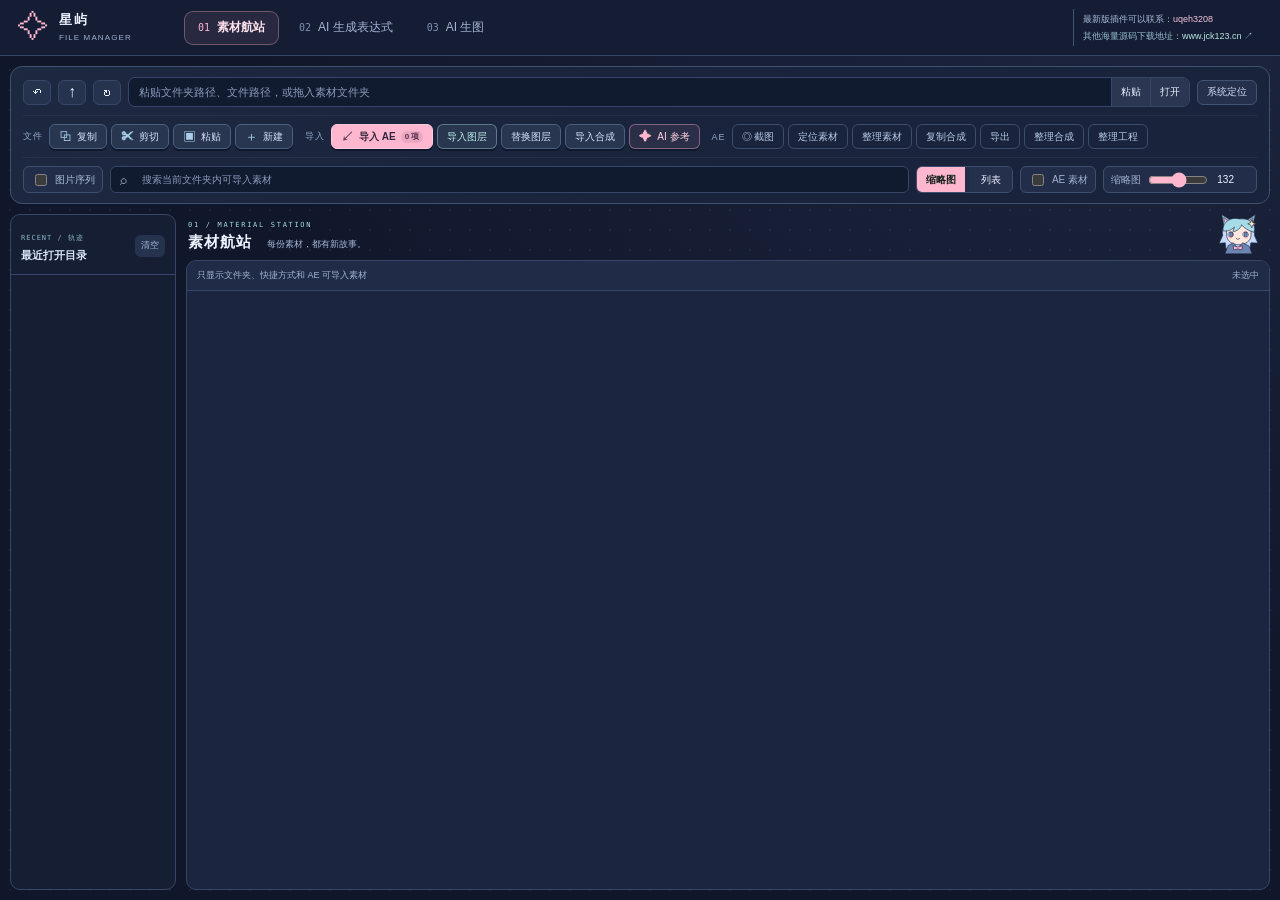
<file: 01-Installer/plugin/index.html>
<!doctype html>
<html lang="zh-CN">
  <head>
    <meta charset="UTF-8" />
    <meta http-equiv="X-UA-Compatible" content="IE=edge" />
    <meta name="viewport" content="width=device-width, initial-scale=1.0" />
    <title>星屿 File Manager · v9.3.2</title>
    <link rel="stylesheet" href="./styles.css" />
    <link rel="stylesheet" href="./ai-settings.css" />
    <link rel="stylesheet" href="./anime-theme.css" />
  </head>
  <body class="anime-files">
    <nav class="page-tabs" aria-label="插件页面">
      <a class="page-tab page-tab-link active" href="./index.html">素材航站</a>
      <a class="page-tab page-tab-link " href="./ai-expression.html">AI 生成表达式</a>
      <a class="page-tab page-tab-link " href="./ai-image.html">AI 生图</a>
    </nav>

    <main id="fileManagerPage" class="app-shell page-view active">
      <div class="station-toolbar">        <header class="topbar">
          <button id="historyBackBtn" class="icon-btn" title="返回上一次访问" aria-label="返回上一次访问">↶</button>
          <button id="backBtn" class="icon-btn" title="返回上一层" aria-label="返回上一层">↑</button>
          <button id="refreshBtn" class="icon-btn" title="刷新" aria-label="刷新">↻</button>
          <div class="path-box">
            <input id="pathInput" spellcheck="false" autocomplete="off" placeholder="粘贴文件夹路径、文件路径，或拖入素材文件夹" />
            <button id="pastePathBtn" title="粘贴路径">粘贴</button>
            <button id="openPathBtn">打开</button>
          </div>
          <button id="revealBtn" class="ghost-btn">系统定位</button>
        </header>


        <div class="station-actions" aria-label="文件与 AE 操作">
          <div class="action-group" role="group" aria-label="文件操作"><span class="action-label">文件</span>
            <button id="copyBtn" title="复制选中的文件"><i aria-hidden="true">⧉</i>复制</button>
            <button id="cutBtn" title="剪切选中的文件"><i aria-hidden="true">✂</i>剪切</button>
            <button id="pasteBtn" title="粘贴到当前目录"><i aria-hidden="true">▣</i>粘贴</button>
            <button id="newFolderBtn" title="新建文件夹"><i aria-hidden="true">＋</i>新建</button>
          </div>
          <div class="action-group import-group" role="group" aria-label="AE 导入">
            <span class="action-label">导入</span>
            <button id="importBtn" class="primary-btn" title="导入选中素材到 AE 项目"><i aria-hidden="true">↙</i>导入 AE <span id="importCount" class="mini-badge">0 项</span></button>
            <button id="importLayerBtn" title="从当前指针导入图层并匹配合成">导入图层</button>
            <button id="replaceLayerBtn" title="使用所选素材替换 AE 选中图层">替换图层</button>
            <button id="importCompBtn" title="导入为合成">导入合成</button>
            <button id="sendToFreeImageBtn" class="ai-reference-action" title="将选中的 PNG/JPG/WEBP 添加到 AI 生图参考"><i aria-hidden="true">✦</i>AI 参考</button>
          </div>
          <div class="action-group comp-group" role="group" aria-label="合成与工程">
            <span class="action-label">AE</span>
            <button id="captureFrameBtn" title="截取 AE 当前合成帧">◎ 截图</button>
            <button id="locateAeItemBtn" title="定位 AE 选中素材的文件目录">定位素材</button>
            <button id="organizeAssetsBtn" title="整理 AE 项目面板中的素材">整理素材</button>
            <button id="duplicateCompBtn" title="复制当前合成">复制合成</button>
            <button id="exportCompBtn" title="导出当前合成">导出</button>
            <button id="collectCompBtn" title="收集整理当前合成">整理合成</button>
            <button id="collectProjectBtn" title="收集整理当前工程">整理工程</button>
          </div>
        </div>
        <div class="command-row"><label class="sequence-option" title="按连续编号图片序列导入"><input id="sequenceToggle" type="checkbox"><span>图片序列</span></label>
          <div class="search-wrap">
            <span>⌕</span>
            <input id="searchInput" placeholder="搜索当前文件夹内可导入素材" autocomplete="off" />
          </div>
          <div class="segmented" role="group" aria-label="视图模式">
            <button id="gridViewBtn" class="active" data-view="grid">缩略图</button>
            <button id="listViewBtn" data-view="list">列表</button>
          </div>
          <label class="filter-toggle" title="开启后只显示 AE 可导入文件，文件夹和快捷方式仍可进入">
            <input id="importFilterToggle" type="checkbox" />
            <span>AE 素材</span>
          </label>
          <label class="thumb-size-control" title="调整缩略图大小，按住 Ctrl/Cmd 并滚动也可调整">
            <span>缩略图</span>
            <input id="thumbSizeSlider" type="range" min="96" max="220" step="8" />
            <output id="thumbSizeValue">132</output>
          </label>
        </div>
        <div id="clipState" class="toolbar-clipboard" role="status">未复制文件</div>
</div>
      <aside class="left-rail" aria-label="最近打开目录">
        <header class="recent-heading"><div><small>RECENT / 轨迹</small><h1>最近打开目录</h1></div><button id="clearRecentBtn" class="recent-clear" title="清空最近目录">清空</button></header>
        <div id="recentPaths" class="path-list" aria-label="最近目录列表"></div>
      </aside>

      <section class="workspace"><div class="station-heading"><div><small>01 / MATERIAL STATION</small><h2>素材航站 <span>每份素材，都有新故事。</span></h2></div><img src="./assets/star-guide.svg" alt="星屿领航员"></div>
        <section class="content-area">
          <div class="file-pane">
            <div class="file-pane-head">
              <div id="folderSummary">只显示文件夹、快捷方式和 AE 可导入素材</div>
              <div id="selectionSummary">未选中</div>
            </div>
            <div id="dropHint" class="drop-hint">释放后打开此路径</div>
            <div id="selectionMarquee" class="selection-marquee" hidden></div>
            <div id="fileGrid" class="file-grid" tabindex="0" aria-label="文件列表"></div>
          </div>

          <aside class="preview-panel" aria-label="素材预览" hidden>
            <section class="preview-card">
              <div class="panel-head plain-head">
                <span>预览</span>
                <button id="openFileBtn" class="ghost-btn small">打开</button>
              </div>
              <div id="preview" class="preview empty">
                <div class="empty-preview">
                  <div class="preview-symbol">◇</div>
                  <p>选择素材查看详情</p>
                </div>
              </div>
              <div id="metaPanel" class="meta-panel"></div>
              <div class="preview-actions">
                <button id="previewImportBtn" class="primary-btn">导入 AE</button>
                <button id="previewLayerBtn" class="primary-btn secondary-action" title="从当前指针导入图层并匹配合成">导入图层</button>
              </div>
            
        </section>
          </aside>

        </section>


      </section>
    </main>

    <div id="filePreviewOverlay" class="file-preview-overlay" hidden>
      <button id="closeFilePreviewBtn" class="file-preview-close" title="关闭预览" aria-label="关闭预览">×</button>
      <div id="filePreviewOverlayContent" class="file-preview-overlay-content"></div>
    </div>

    <div id="toast" class="toast" role="status" aria-live="polite"></div>
    <div id="contextMenu" class="context-menu" hidden></div>

    <script src="./lib/CSInterface.js"></script>
    <script src="./main.js"></script>
    <script src="./ai-settings.js"></script>
    <script src="./anime-shell.js"></script>
  </body>
</html>
</file>
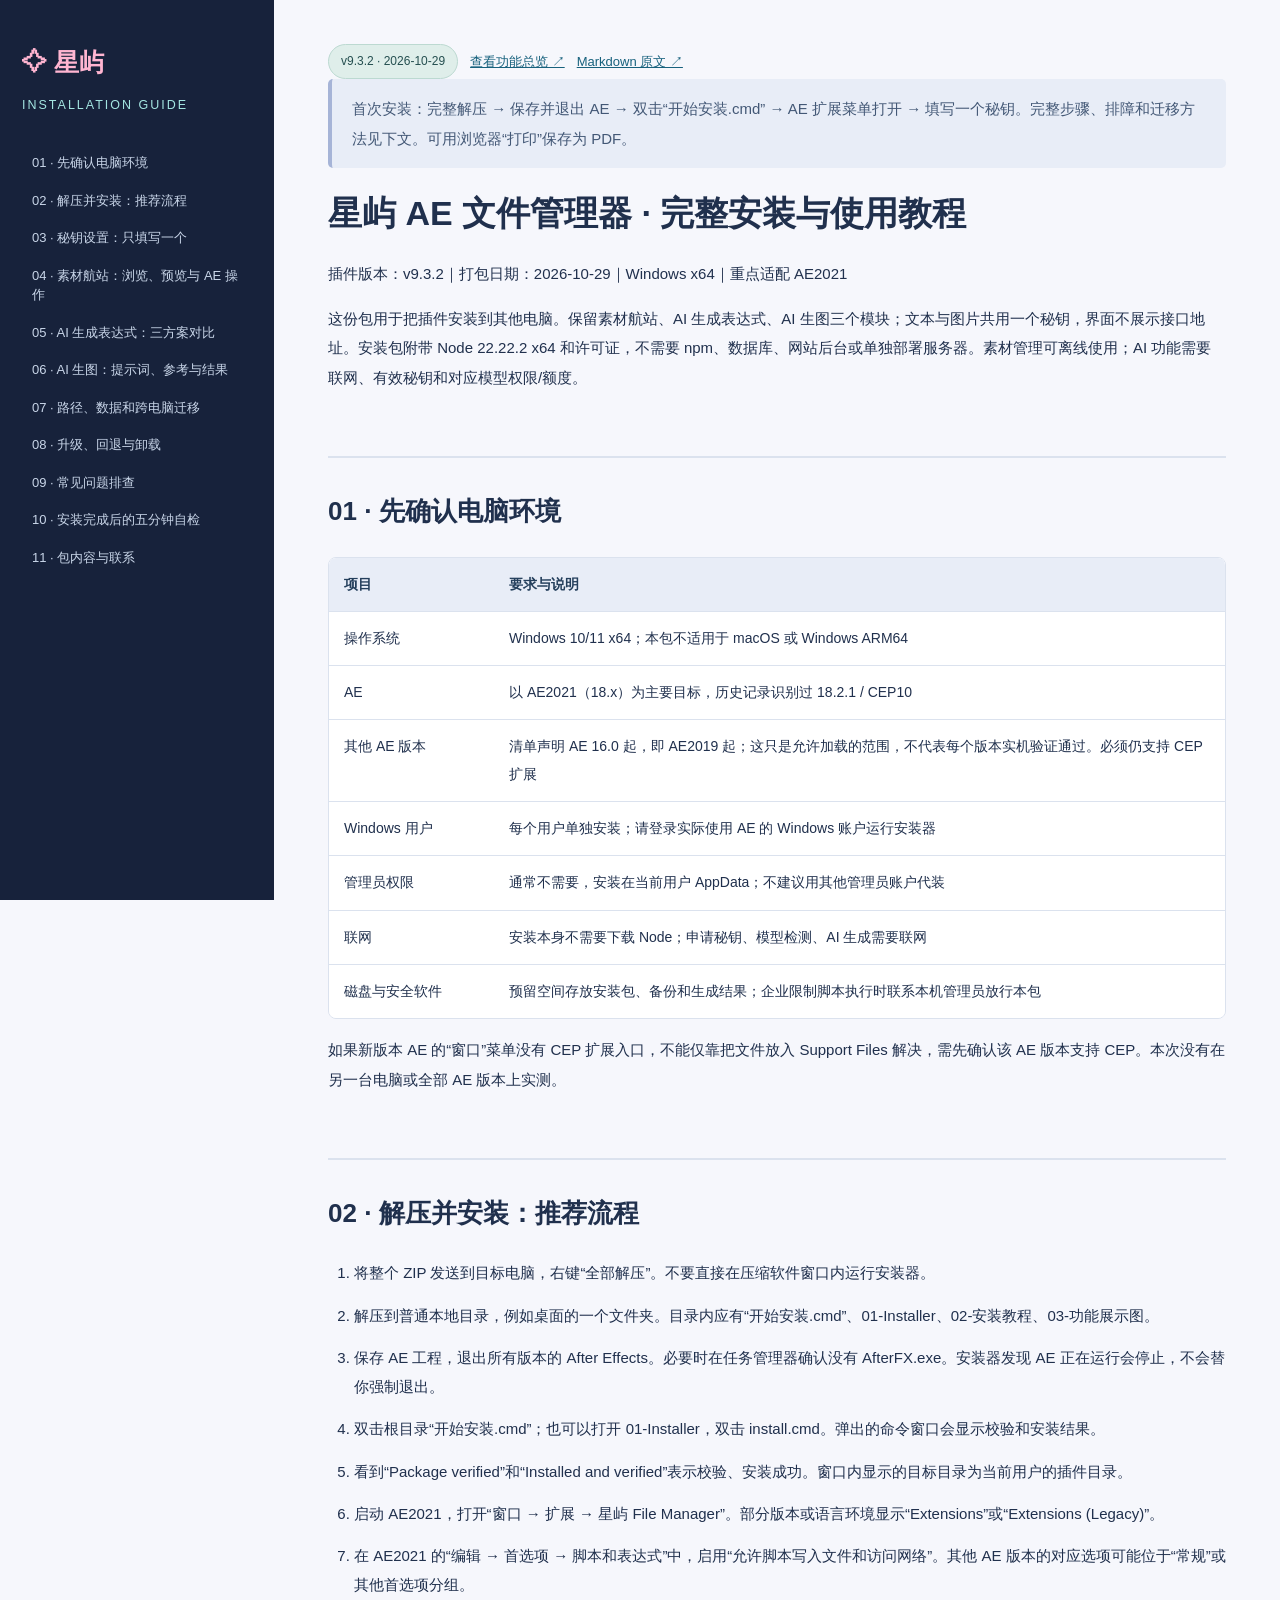
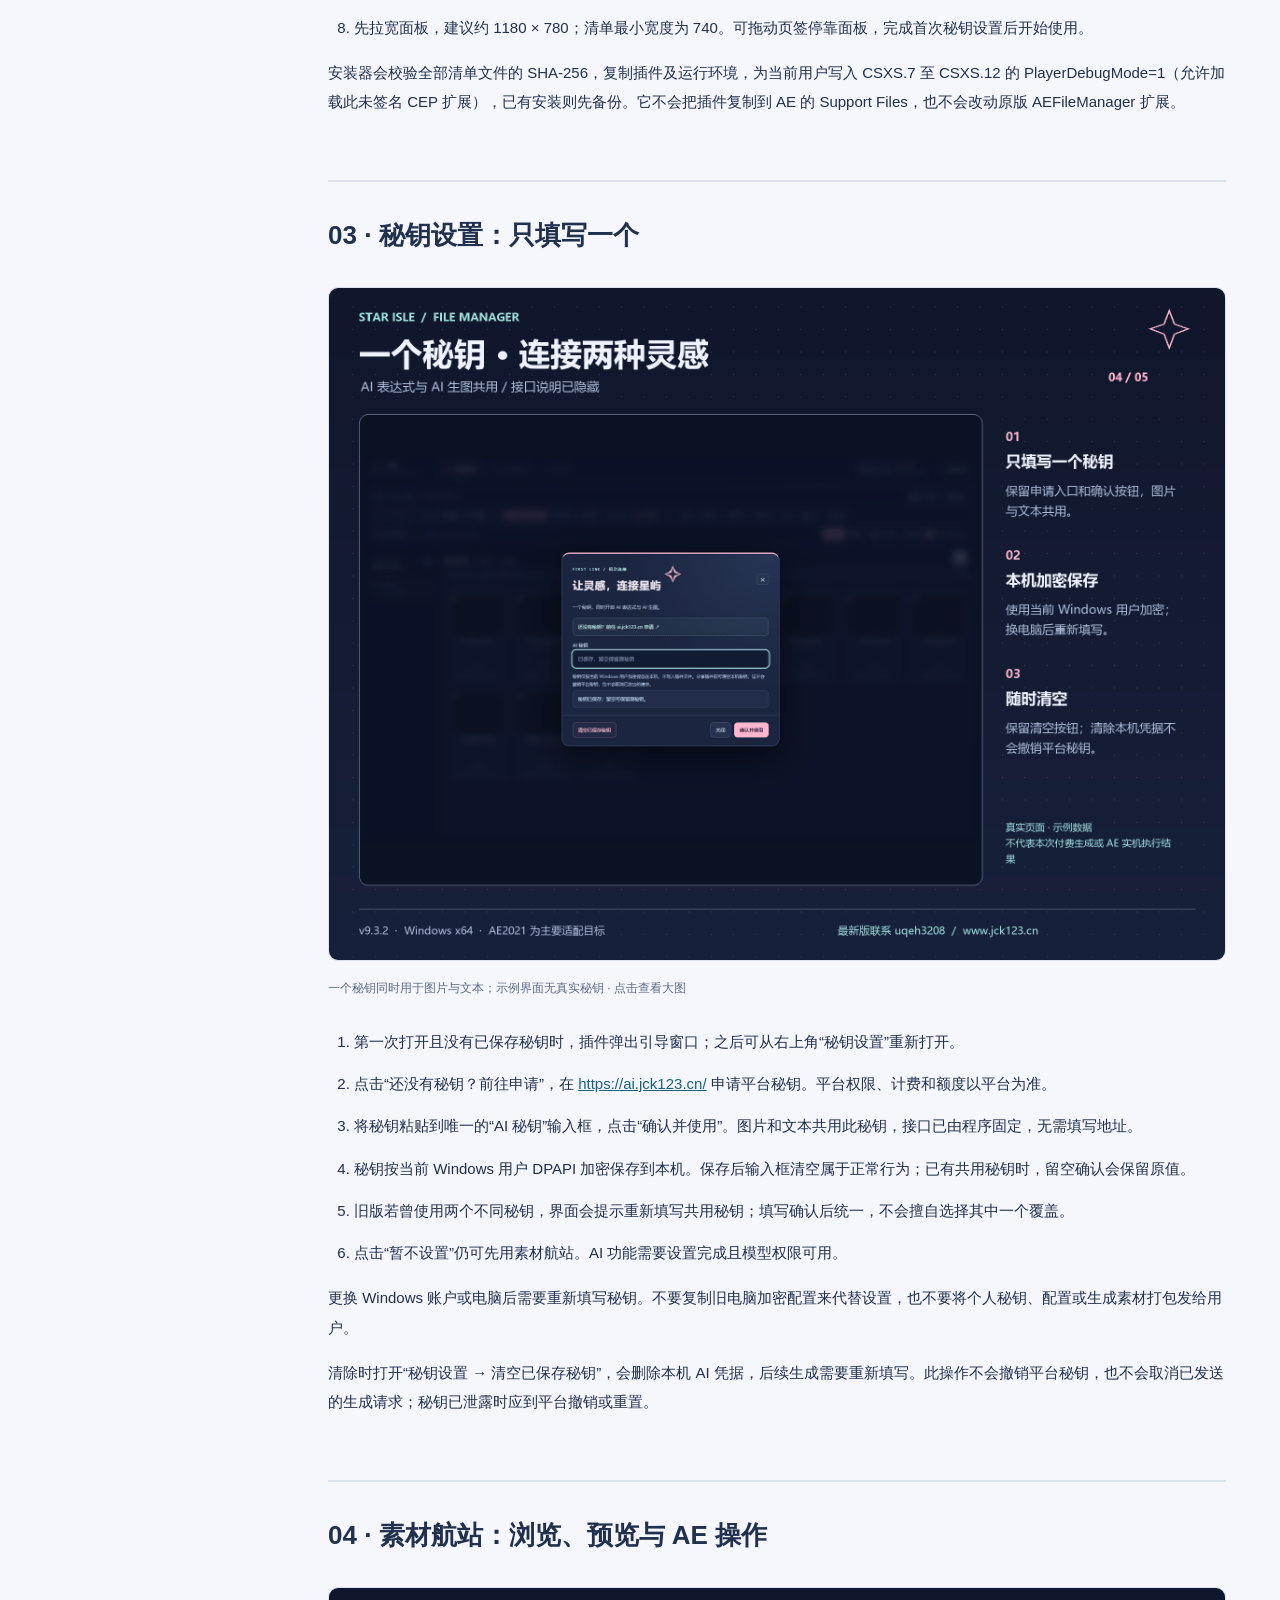
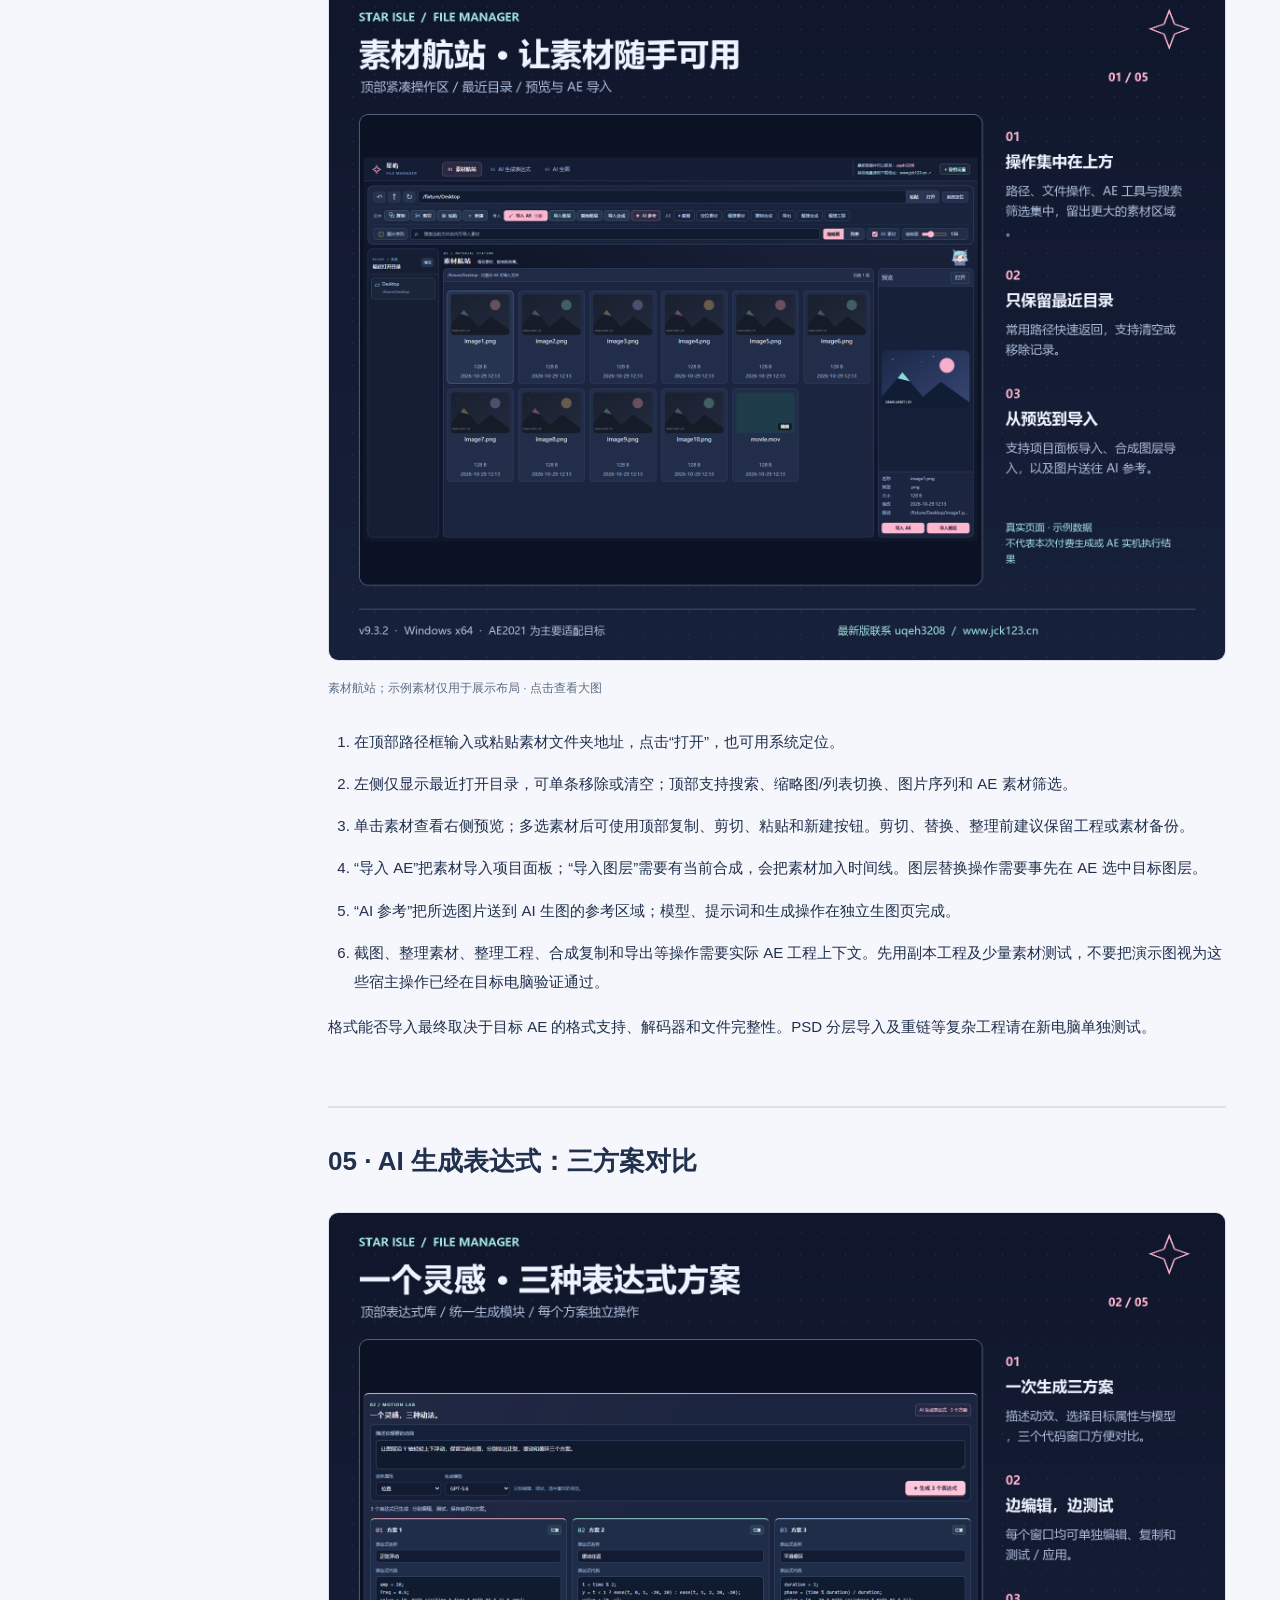
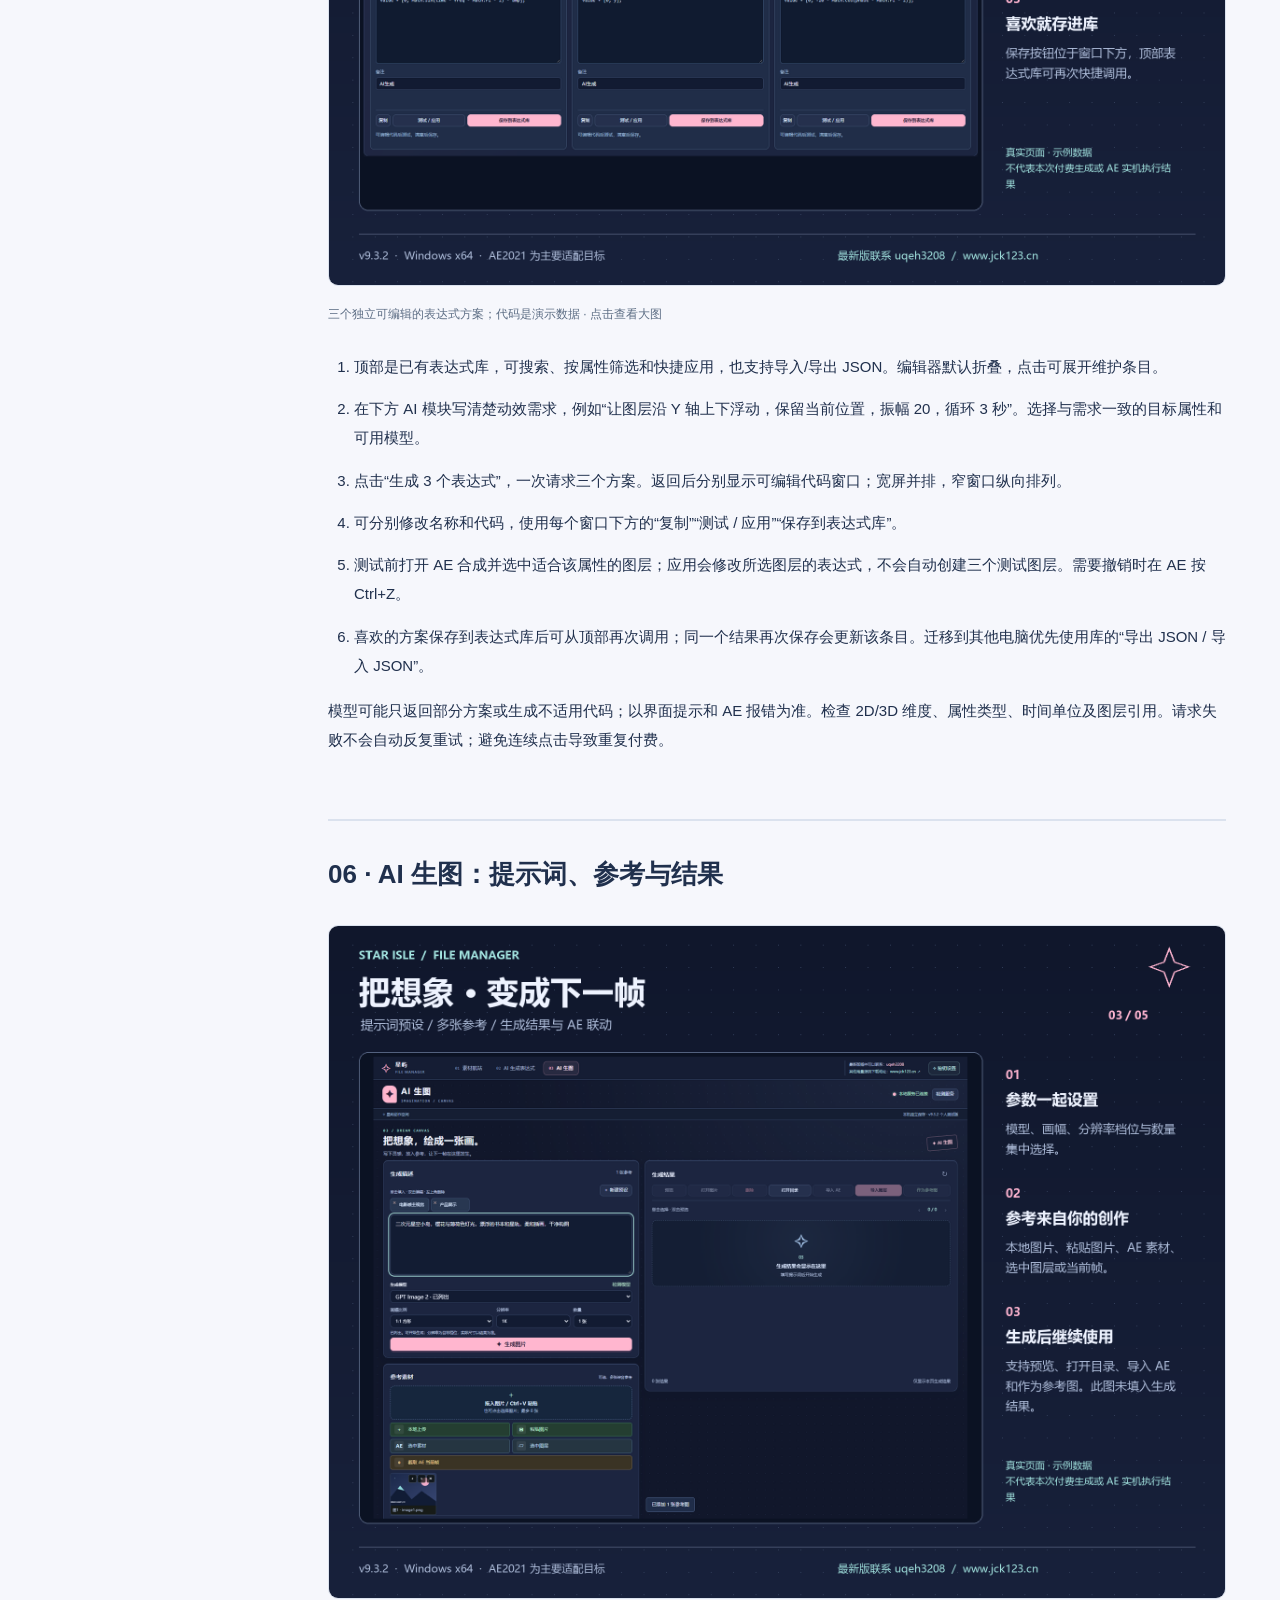
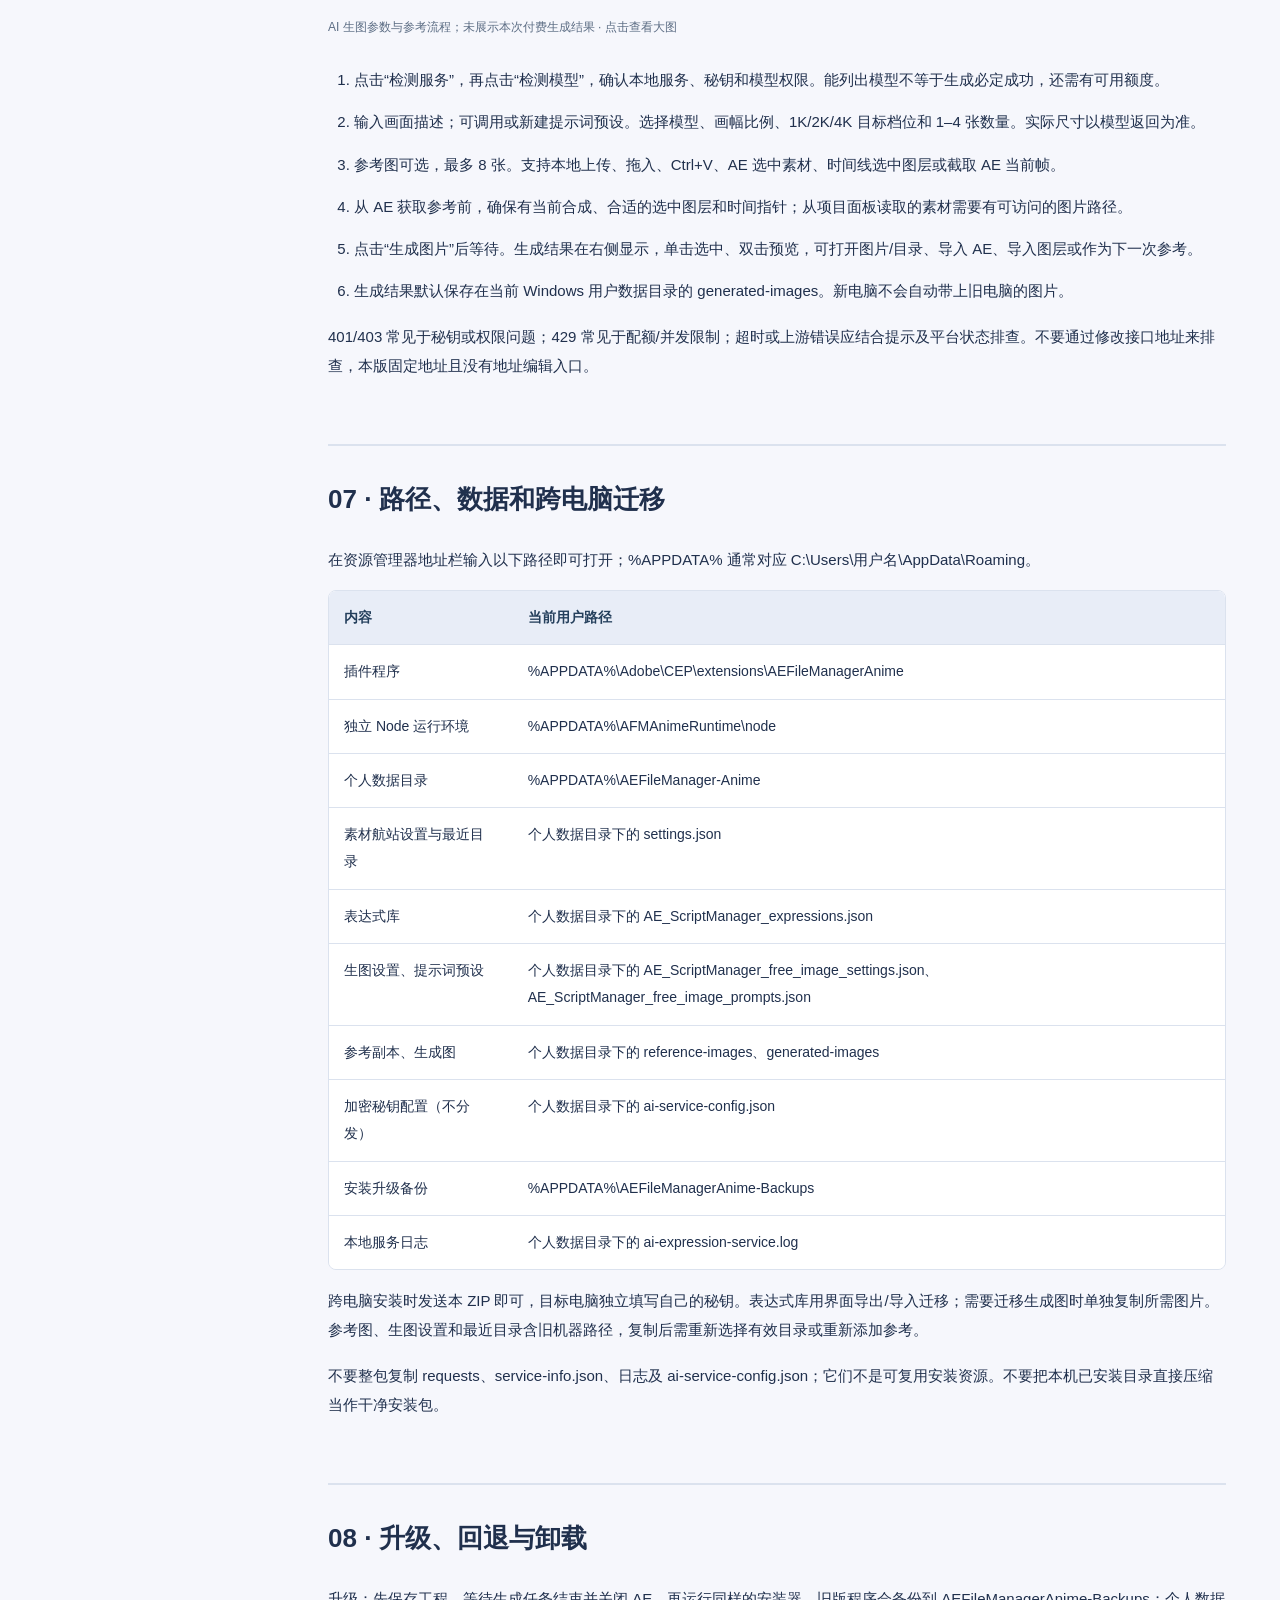
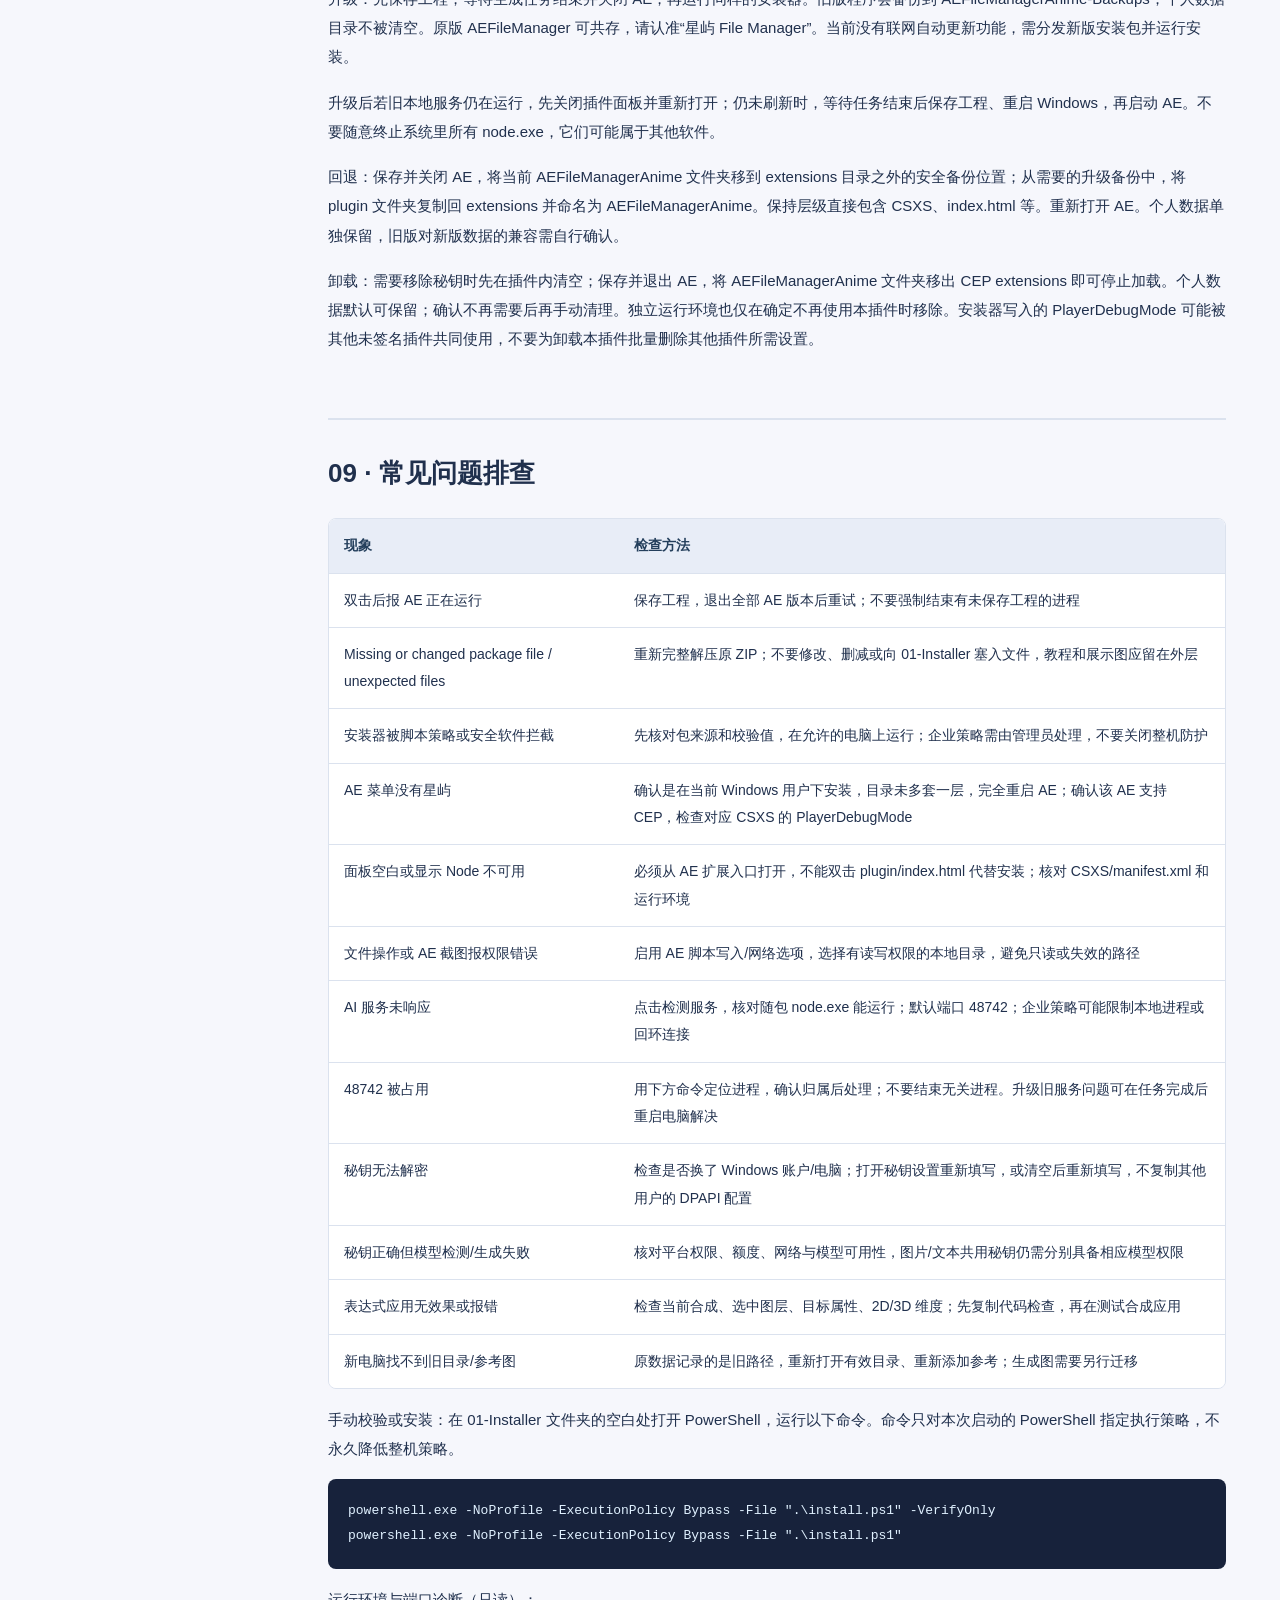
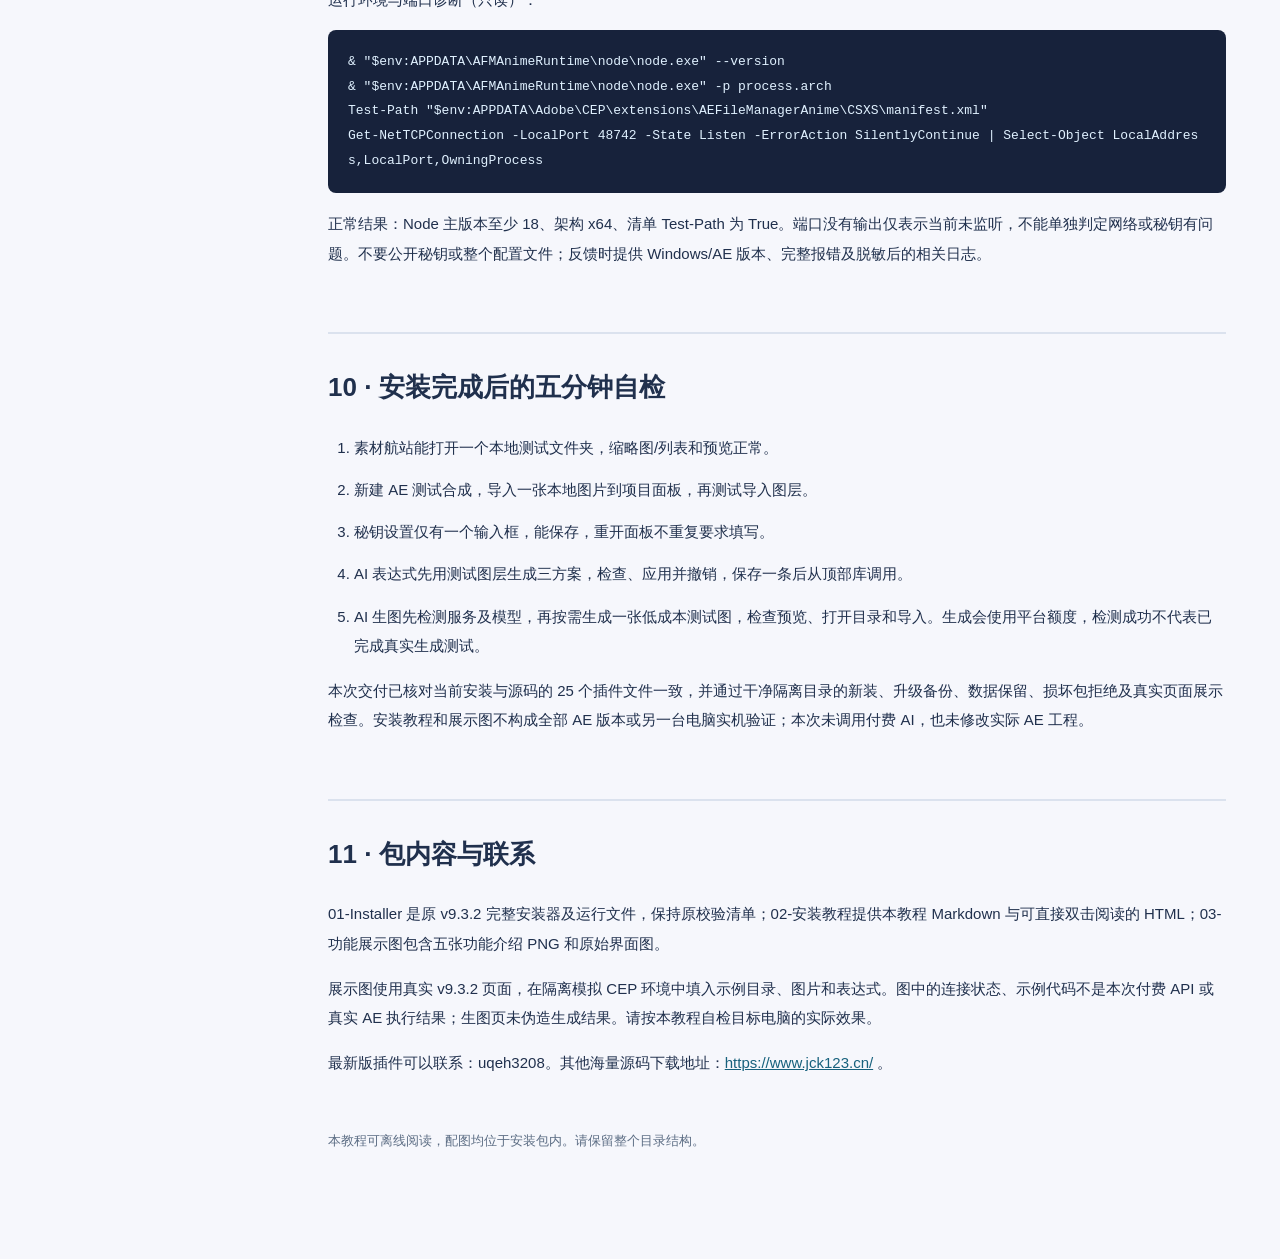
<file: 02-安装教程/完整安装与使用教程.html>
<!doctype html><html lang="zh-CN"><head><meta charset="utf-8"><meta name="viewport" content="width=device-width, initial-scale=1"><title>星屿 AE 文件管理器 v9.3.2 · 完整安装与使用教程</title><style>
:root{--bg:#f6f7fc;--ink:#20304d;--muted:#5c6d84;--accent:#315a76;--line:#dbe2ee}*{box-sizing:border-box}html{scroll-behavior:smooth;scroll-padding-top:24px}body{margin:0;background:var(--bg);color:var(--ink);font:15px/1.95 "Microsoft YaHei",sans-serif}aside{position:fixed;left:0;top:0;bottom:0;width:274px;padding:38px 22px;background:#17223b;color:#d6e7ff;overflow:auto}aside strong{display:block;font-size:25px;color:#ffb5d1;margin-bottom:6px}aside small{display:block;color:#a4e6e2;letter-spacing:2px;margin-bottom:27px}aside a{display:block;color:#c9d6e9;text-decoration:none;padding:9px 10px;border-radius:6px;font-size:13px;line-height:1.5}aside a:hover{background:#2a3957}main{max-width:1180px;margin-left:274px;padding:44px 54px 90px}h1{font-size:34px;line-height:1.5;margin:20px 0}h2{font-size:26px;margin:64px 0 20px;border-top:2px solid var(--line);padding-top:28px}p{margin:16px 0}a{color:#17617d}li{margin-bottom:13px}ol{padding-left:26px}figure{margin:26px 0}figure img{width:100%;border-radius:10px;border:1px solid var(--line)}figcaption{font-size:12px;color:var(--muted);margin-top:7px}.table-wrap{overflow:auto;border:1px solid var(--line);border-radius:8px}table{border-collapse:collapse;width:100%;font-size:14px;background:white}th,td{padding:13px 15px;border-bottom:1px solid var(--line);text-align:left;vertical-align:top;overflow-wrap:anywhere}th{background:#e8edf7;color:#243f5c}td:first-child{min-width:165px}tr:last-child td{border-bottom:0}pre{white-space:pre-wrap;word-break:break-all;padding:20px;border-radius:8px;background:#17223b;color:#e0f1ff;font:13px/1.9 Consolas,monospace;overflow:auto}.badge{display:inline-block;background:#dfeeea;color:#254f50;border:1px solid #bcd9d1;padding:5px 12px;border-radius:20px;font-size:12px}.top-actions{display:flex;gap:12px;align-items:center;flex-wrap:wrap}.top-actions a{font-size:13px}.note{background:#e8edf7;border-left:4px solid #a6b4d7;padding:15px 20px;border-radius:5px;color:#435876}.foot{margin-top:50px;color:var(--muted);font-size:13px}@media(max-width:900px){aside{position:static;width:auto;padding:22px}aside nav{display:flex;flex-wrap:wrap}main{margin:0;padding:22px}h1{font-size:27px}h2{font-size:23px}aside small{margin-bottom:12px}}@media print{aside,.top-actions{display:none}body{background:white;font-size:11px}main{margin:0;max-width:none;padding:0}h1{font-size:24px}h2{font-size:19px;break-after:avoid;margin-top:28px}table,figure,pre,li{break-inside:avoid}figure img{max-height:600px;object-fit:contain}pre{background:#eee;color:#111}a{color:#222}h2{border-color:#aaa}}
</style></head><body><aside><strong>✧ 星屿</strong><small>INSTALLATION GUIDE</small><nav><a href="#section-0">01 · 先确认电脑环境</a><a href="#section-1">02 · 解压并安装：推荐流程</a><a href="#section-2">03 · 秘钥设置：只填写一个</a><a href="#section-3">04 · 素材航站：浏览、预览与 AE 操作</a><a href="#section-4">05 · AI 生成表达式：三方案对比</a><a href="#section-5">06 · AI 生图：提示词、参考与结果</a><a href="#section-6">07 · 路径、数据和跨电脑迁移</a><a href="#section-7">08 · 升级、回退与卸载</a><a href="#section-8">09 · 常见问题排查</a><a href="#section-9">10 · 安装完成后的五分钟自检</a><a href="#section-10">11 · 包内容与联系</a></nav></aside><main><div class="top-actions"><span class="badge">v9.3.2 · 2026-10-29</span><a href="../03-功能展示图/05-功能总览.png">查看功能总览 ↗</a><a href="完整安装与使用教程.md">Markdown 原文 ↗</a></div><div class="note">首次安装：完整解压 → 保存并退出 AE → 双击“开始安装.cmd” → AE 扩展菜单打开 → 填写一个秘钥。完整步骤、排障和迁移方法见下文。可用浏览器“打印”保存为 PDF。</div><h1 id="top">星屿 AE 文件管理器 · 完整安装与使用教程</h1><p>插件版本：v9.3.2｜打包日期：2026-10-29｜Windows x64｜重点适配 AE2021</p><p>这份包用于把插件安装到其他电脑。保留素材航站、AI 生成表达式、AI 生图三个模块；文本与图片共用一个秘钥，界面不展示接口地址。安装包附带 Node 22.22.2 x64 和许可证，不需要 npm、数据库、网站后台或单独部署服务器。素材管理可离线使用；AI 功能需要联网、有效秘钥和对应模型权限/额度。</p><h2 id="section-0">01 · 先确认电脑环境</h2><div class="table-wrap"><table><thead><tr><th>项目</th><th>要求与说明</th></tr></thead><tbody><tr><td>操作系统</td><td>Windows 10/11 x64；本包不适用于 macOS 或 Windows ARM64</td></tr><tr><td>AE</td><td>以 AE2021（18.x）为主要目标，历史记录识别过 18.2.1 / CEP10</td></tr><tr><td>其他 AE 版本</td><td>清单声明 AE 16.0 起，即 AE2019 起；这只是允许加载的范围，不代表每个版本实机验证通过。必须仍支持 CEP 扩展</td></tr><tr><td>Windows 用户</td><td>每个用户单独安装；请登录实际使用 AE 的 Windows 账户运行安装器</td></tr><tr><td>管理员权限</td><td>通常不需要，安装在当前用户 AppData；不建议用其他管理员账户代装</td></tr><tr><td>联网</td><td>安装本身不需要下载 Node；申请秘钥、模型检测、AI 生成需要联网</td></tr><tr><td>磁盘与安全软件</td><td>预留空间存放安装包、备份和生成结果；企业限制脚本执行时联系本机管理员放行本包</td></tr></tbody></table></div><p>如果新版本 AE 的“窗口”菜单没有 CEP 扩展入口，不能仅靠把文件放入 Support Files 解决，需先确认该 AE 版本支持 CEP。本次没有在另一台电脑或全部 AE 版本上实测。</p><h2 id="section-1">02 · 解压并安装：推荐流程</h2><ol><li>将整个 ZIP 发送到目标电脑，右键“全部解压”。不要直接在压缩软件窗口内运行安装器。</li><li>解压到普通本地目录，例如桌面的一个文件夹。目录内应有“开始安装.cmd”、01-Installer、02-安装教程、03-功能展示图。</li><li>保存 AE 工程，退出所有版本的 After Effects。必要时在任务管理器确认没有 AfterFX.exe。安装器发现 AE 正在运行会停止，不会替你强制退出。</li><li>双击根目录“开始安装.cmd”；也可以打开 01-Installer，双击 install.cmd。弹出的命令窗口会显示校验和安装结果。</li><li>看到“Package verified”和“Installed and verified”表示校验、安装成功。窗口内显示的目标目录为当前用户的插件目录。</li><li>启动 AE2021，打开“窗口 → 扩展 → 星屿 File Manager”。部分版本或语言环境显示“Extensions”或“Extensions (Legacy)”。</li><li>在 AE2021 的“编辑 → 首选项 → 脚本和表达式”中，启用“允许脚本写入文件和访问网络”。其他 AE 版本的对应选项可能位于“常规”或其他首选项分组。</li><li>先拉宽面板，建议约 1180 × 780；清单最小宽度为 740。可拖动页签停靠面板，完成首次秘钥设置后开始使用。</li></ol><p>安装器会校验全部清单文件的 SHA-256，复制插件及运行环境，为当前用户写入 CSXS.7 至 CSXS.12 的 PlayerDebugMode=1（允许加载此未签名 CEP 扩展），已有安装则先备份。它不会把插件复制到 AE 的 Support Files，也不会改动原版 AEFileManager 扩展。</p><h2 id="section-2">03 · 秘钥设置：只填写一个</h2><figure><a href="../03-功能展示图/04-共用秘钥.png"><img loading="lazy" src="../03-功能展示图/04-共用秘钥.png" alt="一个秘钥同时用于图片与文本；示例界面无真实秘钥"></a><figcaption>一个秘钥同时用于图片与文本；示例界面无真实秘钥 · 点击查看大图</figcaption></figure><ol><li>第一次打开且没有已保存秘钥时，插件弹出引导窗口；之后可从右上角“秘钥设置”重新打开。</li><li>点击“还没有秘钥？前往申请”，在 <a href="https://ai.jck123.cn/" target="_blank" rel="noopener noreferrer">https://ai.jck123.cn/</a> 申请平台秘钥。平台权限、计费和额度以平台为准。</li><li>将秘钥粘贴到唯一的“AI 秘钥”输入框，点击“确认并使用”。图片和文本共用此秘钥，接口已由程序固定，无需填写地址。</li><li>秘钥按当前 Windows 用户 DPAPI 加密保存到本机。保存后输入框清空属于正常行为；已有共用秘钥时，留空确认会保留原值。</li><li>旧版若曾使用两个不同秘钥，界面会提示重新填写共用秘钥；填写确认后统一，不会擅自选择其中一个覆盖。</li><li>点击“暂不设置”仍可先用素材航站。AI 功能需要设置完成且模型权限可用。</li></ol><p>更换 Windows 账户或电脑后需要重新填写秘钥。不要复制旧电脑加密配置来代替设置，也不要将个人秘钥、配置或生成素材打包发给用户。</p><p>清除时打开“秘钥设置 → 清空已保存秘钥”，会删除本机 AI 凭据，后续生成需要重新填写。此操作不会撤销平台秘钥，也不会取消已发送的生成请求；秘钥已泄露时应到平台撤销或重置。</p><h2 id="section-3">04 · 素材航站：浏览、预览与 AE 操作</h2><figure><a href="../03-功能展示图/01-素材航站.png"><img loading="lazy" src="../03-功能展示图/01-素材航站.png" alt="素材航站；示例素材仅用于展示布局"></a><figcaption>素材航站；示例素材仅用于展示布局 · 点击查看大图</figcaption></figure><ol><li>在顶部路径框输入或粘贴素材文件夹地址，点击“打开”，也可用系统定位。</li><li>左侧仅显示最近打开目录，可单条移除或清空；顶部支持搜索、缩略图/列表切换、图片序列和 AE 素材筛选。</li><li>单击素材查看右侧预览；多选素材后可使用顶部复制、剪切、粘贴和新建按钮。剪切、替换、整理前建议保留工程或素材备份。</li><li>“导入 AE”把素材导入项目面板；“导入图层”需要有当前合成，会把素材加入时间线。图层替换操作需要事先在 AE 选中目标图层。</li><li>“AI 参考”把所选图片送到 AI 生图的参考区域；模型、提示词和生成操作在独立生图页完成。</li><li>截图、整理素材、整理工程、合成复制和导出等操作需要实际 AE 工程上下文。先用副本工程及少量素材测试，不要把演示图视为这些宿主操作已经在目标电脑验证通过。</li></ol><p>格式能否导入最终取决于目标 AE 的格式支持、解码器和文件完整性。PSD 分层导入及重链等复杂工程请在新电脑单独测试。</p><h2 id="section-4">05 · AI 生成表达式：三方案对比</h2><figure><a href="../03-功能展示图/02-AI表达式.png"><img loading="lazy" src="../03-功能展示图/02-AI表达式.png" alt="三个独立可编辑的表达式方案；代码是演示数据"></a><figcaption>三个独立可编辑的表达式方案；代码是演示数据 · 点击查看大图</figcaption></figure><ol><li>顶部是已有表达式库，可搜索、按属性筛选和快捷应用，也支持导入/导出 JSON。编辑器默认折叠，点击可展开维护条目。</li><li>在下方 AI 模块写清楚动效需求，例如“让图层沿 Y 轴上下浮动，保留当前位置，振幅 20，循环 3 秒”。选择与需求一致的目标属性和可用模型。</li><li>点击“生成 3 个表达式”，一次请求三个方案。返回后分别显示可编辑代码窗口；宽屏并排，窄窗口纵向排列。</li><li>可分别修改名称和代码，使用每个窗口下方的“复制”“测试 / 应用”“保存到表达式库”。</li><li>测试前打开 AE 合成并选中适合该属性的图层；应用会修改所选图层的表达式，不会自动创建三个测试图层。需要撤销时在 AE 按 Ctrl+Z。</li><li>喜欢的方案保存到表达式库后可从顶部再次调用；同一个结果再次保存会更新该条目。迁移到其他电脑优先使用库的“导出 JSON / 导入 JSON”。</li></ol><p>模型可能只返回部分方案或生成不适用代码；以界面提示和 AE 报错为准。检查 2D/3D 维度、属性类型、时间单位及图层引用。请求失败不会自动反复重试；避免连续点击导致重复付费。</p><h2 id="section-5">06 · AI 生图：提示词、参考与结果</h2><figure><a href="../03-功能展示图/03-AI生图.png"><img loading="lazy" src="../03-功能展示图/03-AI生图.png" alt="AI 生图参数与参考流程；未展示本次付费生成结果"></a><figcaption>AI 生图参数与参考流程；未展示本次付费生成结果 · 点击查看大图</figcaption></figure><ol><li>点击“检测服务”，再点击“检测模型”，确认本地服务、秘钥和模型权限。能列出模型不等于生成必定成功，还需有可用额度。</li><li>输入画面描述；可调用或新建提示词预设。选择模型、画幅比例、1K/2K/4K 目标档位和 1–4 张数量。实际尺寸以模型返回为准。</li><li>参考图可选，最多 8 张。支持本地上传、拖入、Ctrl+V、AE 选中素材、时间线选中图层或截取 AE 当前帧。</li><li>从 AE 获取参考前，确保有当前合成、合适的选中图层和时间指针；从项目面板读取的素材需要有可访问的图片路径。</li><li>点击“生成图片”后等待。生成结果在右侧显示，单击选中、双击预览，可打开图片/目录、导入 AE、导入图层或作为下一次参考。</li><li>生成结果默认保存在当前 Windows 用户数据目录的 generated-images。新电脑不会自动带上旧电脑的图片。</li></ol><p>401/403 常见于秘钥或权限问题；429 常见于配额/并发限制；超时或上游错误应结合提示及平台状态排查。不要通过修改接口地址来排查，本版固定地址且没有地址编辑入口。</p><h2 id="section-6">07 · 路径、数据和跨电脑迁移</h2><p>在资源管理器地址栏输入以下路径即可打开；%APPDATA% 通常对应 C:\Users\用户名\AppData\Roaming。</p><div class="table-wrap"><table><thead><tr><th>内容</th><th>当前用户路径</th></tr></thead><tbody><tr><td>插件程序</td><td>%APPDATA%\Adobe\CEP\extensions\AEFileManagerAnime</td></tr><tr><td>独立 Node 运行环境</td><td>%APPDATA%\AFMAnimeRuntime\node</td></tr><tr><td>个人数据目录</td><td>%APPDATA%\AEFileManager-Anime</td></tr><tr><td>素材航站设置与最近目录</td><td>个人数据目录下的 settings.json</td></tr><tr><td>表达式库</td><td>个人数据目录下的 AE_ScriptManager_expressions.json</td></tr><tr><td>生图设置、提示词预设</td><td>个人数据目录下的 AE_ScriptManager_free_image_settings.json、AE_ScriptManager_free_image_prompts.json</td></tr><tr><td>参考副本、生成图</td><td>个人数据目录下的 reference-images、generated-images</td></tr><tr><td>加密秘钥配置（不分发）</td><td>个人数据目录下的 ai-service-config.json</td></tr><tr><td>安装升级备份</td><td>%APPDATA%\AEFileManagerAnime-Backups</td></tr><tr><td>本地服务日志</td><td>个人数据目录下的 ai-expression-service.log</td></tr></tbody></table></div><p>跨电脑安装时发送本 ZIP 即可，目标电脑独立填写自己的秘钥。表达式库用界面导出/导入迁移；需要迁移生成图时单独复制所需图片。参考图、生图设置和最近目录含旧机器路径，复制后需重新选择有效目录或重新添加参考。</p><p>不要整包复制 requests、service-info.json、日志及 ai-service-config.json；它们不是可复用安装资源。不要把本机已安装目录直接压缩当作干净安装包。</p><h2 id="section-7">08 · 升级、回退与卸载</h2><p>升级：先保存工程，等待生成任务结束并关闭 AE，再运行同样的安装器。旧版程序会备份到 AEFileManagerAnime-Backups；个人数据目录不被清空。原版 AEFileManager 可共存，请认准“星屿 File Manager”。当前没有联网自动更新功能，需分发新版安装包并运行安装。</p><p>升级后若旧本地服务仍在运行，先关闭插件面板并重新打开；仍未刷新时，等待任务结束后保存工程、重启 Windows，再启动 AE。不要随意终止系统里所有 node.exe，它们可能属于其他软件。</p><p>回退：保存并关闭 AE，将当前 AEFileManagerAnime 文件夹移到 extensions 目录之外的安全备份位置；从需要的升级备份中，将 plugin 文件夹复制回 extensions 并命名为 AEFileManagerAnime。保持层级直接包含 CSXS、index.html 等。重新打开 AE。个人数据单独保留，旧版对新版数据的兼容需自行确认。</p><p>卸载：需要移除秘钥时先在插件内清空；保存并退出 AE，将 AEFileManagerAnime 文件夹移出 CEP extensions 即可停止加载。个人数据默认可保留；确认不再需要后再手动清理。独立运行环境也仅在确定不再使用本插件时移除。安装器写入的 PlayerDebugMode 可能被其他未签名插件共同使用，不要为卸载本插件批量删除其他插件所需设置。</p><h2 id="section-8">09 · 常见问题排查</h2><div class="table-wrap"><table><thead><tr><th>现象</th><th>检查方法</th></tr></thead><tbody><tr><td>双击后报 AE 正在运行</td><td>保存工程，退出全部 AE 版本后重试；不要强制结束有未保存工程的进程</td></tr><tr><td>Missing or changed package file / unexpected files</td><td>重新完整解压原 ZIP；不要修改、删减或向 01-Installer 塞入文件，教程和展示图应留在外层</td></tr><tr><td>安装器被脚本策略或安全软件拦截</td><td>先核对包来源和校验值，在允许的电脑上运行；企业策略需由管理员处理，不要关闭整机防护</td></tr><tr><td>AE 菜单没有星屿</td><td>确认是在当前 Windows 用户下安装，目录未多套一层，完全重启 AE；确认该 AE 支持 CEP，检查对应 CSXS 的 PlayerDebugMode</td></tr><tr><td>面板空白或显示 Node 不可用</td><td>必须从 AE 扩展入口打开，不能双击 plugin/index.html 代替安装；核对 CSXS/manifest.xml 和运行环境</td></tr><tr><td>文件操作或 AE 截图报权限错误</td><td>启用 AE 脚本写入/网络选项，选择有读写权限的本地目录，避免只读或失效的路径</td></tr><tr><td>AI 服务未响应</td><td>点击检测服务，核对随包 node.exe 能运行；默认端口 48742；企业策略可能限制本地进程或回环连接</td></tr><tr><td>48742 被占用</td><td>用下方命令定位进程，确认归属后处理；不要结束无关进程。升级旧服务问题可在任务完成后重启电脑解决</td></tr><tr><td>秘钥无法解密</td><td>检查是否换了 Windows 账户/电脑；打开秘钥设置重新填写，或清空后重新填写，不复制其他用户的 DPAPI 配置</td></tr><tr><td>秘钥正确但模型检测/生成失败</td><td>核对平台权限、额度、网络与模型可用性，图片/文本共用秘钥仍需分别具备相应模型权限</td></tr><tr><td>表达式应用无效果或报错</td><td>检查当前合成、选中图层、目标属性、2D/3D 维度；先复制代码检查，再在测试合成应用</td></tr><tr><td>新电脑找不到旧目录/参考图</td><td>原数据记录的是旧路径，重新打开有效目录、重新添加参考；生成图需要另行迁移</td></tr></tbody></table></div><p>手动校验或安装：在 01-Installer 文件夹的空白处打开 PowerShell，运行以下命令。命令只对本次启动的 PowerShell 指定执行策略，不永久降低整机策略。</p><pre><code>powershell.exe -NoProfile -ExecutionPolicy Bypass -File &quot;.\install.ps1&quot; -VerifyOnly
powershell.exe -NoProfile -ExecutionPolicy Bypass -File &quot;.\install.ps1&quot;</code></pre><p>运行环境与端口诊断（只读）：</p><pre><code>&amp; &quot;$env:APPDATA\AFMAnimeRuntime\node\node.exe&quot; --version
&amp; &quot;$env:APPDATA\AFMAnimeRuntime\node\node.exe&quot; -p process.arch
Test-Path &quot;$env:APPDATA\Adobe\CEP\extensions\AEFileManagerAnime\CSXS\manifest.xml&quot;
Get-NetTCPConnection -LocalPort 48742 -State Listen -ErrorAction SilentlyContinue | Select-Object LocalAddress,LocalPort,OwningProcess</code></pre><p>正常结果：Node 主版本至少 18、架构 x64、清单 Test-Path 为 True。端口没有输出仅表示当前未监听，不能单独判定网络或秘钥有问题。不要公开秘钥或整个配置文件；反馈时提供 Windows/AE 版本、完整报错及脱敏后的相关日志。</p><h2 id="section-9">10 · 安装完成后的五分钟自检</h2><ol><li>素材航站能打开一个本地测试文件夹，缩略图/列表和预览正常。</li><li>新建 AE 测试合成，导入一张本地图片到项目面板，再测试导入图层。</li><li>秘钥设置仅有一个输入框，能保存，重开面板不重复要求填写。</li><li>AI 表达式先用测试图层生成三方案，检查、应用并撤销，保存一条后从顶部库调用。</li><li>AI 生图先检测服务及模型，再按需生成一张低成本测试图，检查预览、打开目录和导入。生成会使用平台额度，检测成功不代表已完成真实生成测试。</li></ol><p>本次交付已核对当前安装与源码的 25 个插件文件一致，并通过干净隔离目录的新装、升级备份、数据保留、损坏包拒绝及真实页面展示检查。安装教程和展示图不构成全部 AE 版本或另一台电脑实机验证；本次未调用付费 AI，也未修改实际 AE 工程。</p><h2 id="section-10">11 · 包内容与联系</h2><p>01-Installer 是原 v9.3.2 完整安装器及运行文件，保持原校验清单；02-安装教程提供本教程 Markdown 与可直接双击阅读的 HTML；03-功能展示图包含五张功能介绍 PNG 和原始界面图。</p><p>展示图使用真实 v9.3.2 页面，在隔离模拟 CEP 环境中填入示例目录、图片和表达式。图中的连接状态、示例代码不是本次付费 API 或真实 AE 执行结果；生图页未伪造生成结果。请按本教程自检目标电脑的实际效果。</p><p>最新版插件可以联系：uqeh3208。其他海量源码下载地址：<a href="https://www.jck123.cn/" target="_blank" rel="noopener noreferrer">https://www.jck123.cn/</a> 。</p><p class="foot">本教程可离线阅读，配图均位于安装包内。请保留整个目录结构。</p></main></body></html>
</file>
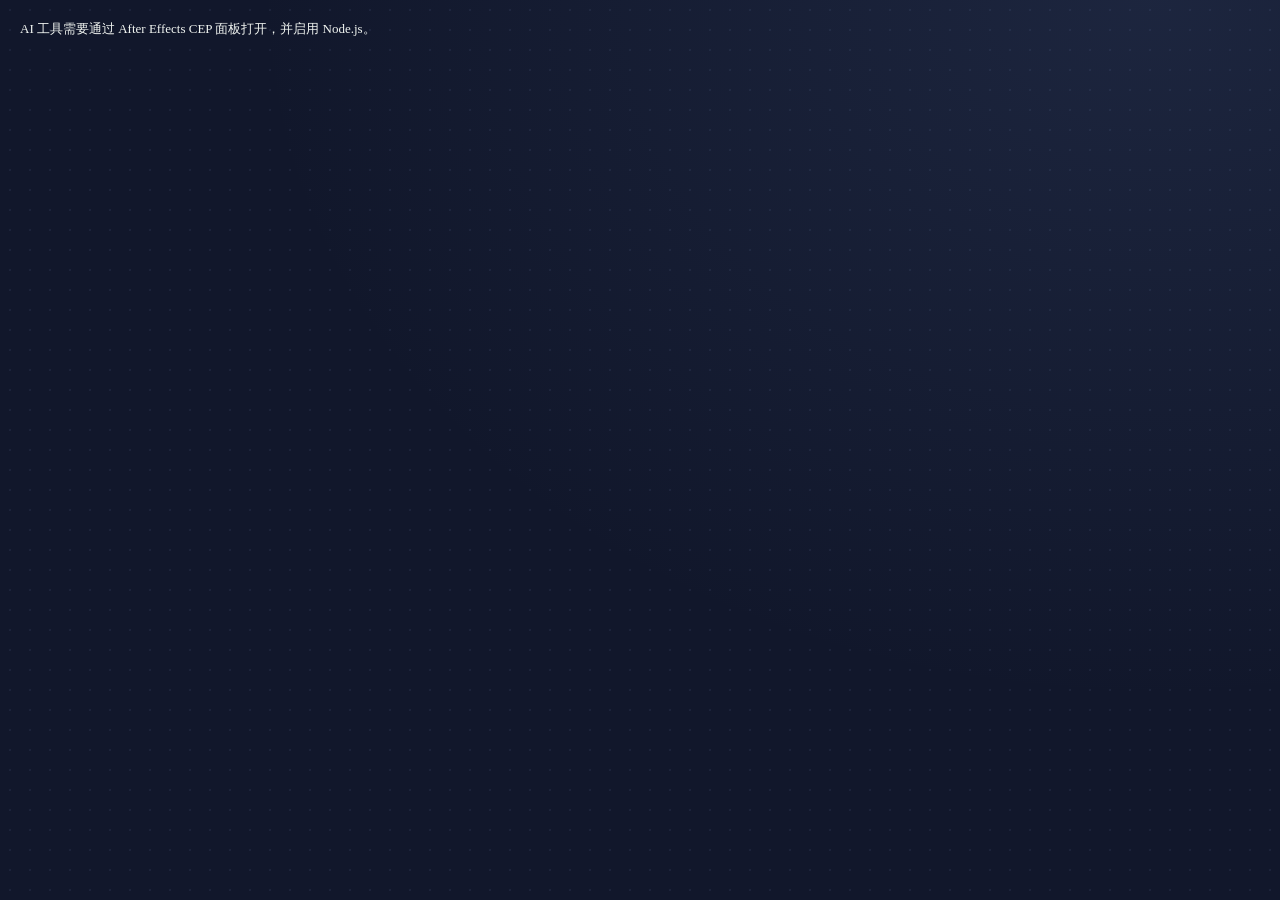
<file: 01-Installer/plugin/ai-expression.html>
<!doctype html>
<html lang="zh-CN">
  <head>
    <meta charset="UTF-8" />
    <meta http-equiv="X-UA-Compatible" content="IE=edge" />
    <meta name="viewport" content="width=device-width, initial-scale=1.0" />
    <title>星屿 · AI 生成表达式</title>
    <link rel="stylesheet" href="./ai-workspace.css" />
    <link rel="stylesheet" href="./ai-settings.css" />
    <link rel="stylesheet" href="./anime-theme.css" />
    <link rel="stylesheet" href="./expression-layout.css" />
  </head>
  <body class="anime-ai anime-expression">
    <nav class="page-tabs" aria-label="插件页面">
      <a class="page-tab page-tab-link " href="./index.html">素材航站</a>
      <a class="page-tab page-tab-link active" href="./ai-expression.html">AI 生成表达式</a>
      <a class="page-tab page-tab-link " href="./ai-image.html">AI 生图</a>
    </nav>
    <header class="tool-header">
      <div class="tool-brand">
        <div class="tool-mark">✦</div>
        <div><strong>AI 生成表达式</strong><span>MOTION / EXPRESSION</span></div>
      </div>
      <div class="service-controls">
        <span id="serviceStatus" class="service-status checking"><i></i><span>正在检查本地服务</span></span>
        <button id="checkServiceBtn" class="button secondary small" type="button">检测服务</button>
      </div>
    </header>

<div class="module-status"><span id="globalStatus" class="global-status" role="status">本机独立保存 · v9.3.2 个人测试版</span><span>✧ 星屿创作空间</span></div>
    <main class="tool-main">
      <section id="expression-view" class="tool-view active">
        <section class="tool-panel expression-library" aria-labelledby="libraryHeading">
          <div class="expression-section-head">
            <div><span class="section-kicker">01 / QUICK ACCESS</span><h1 id="libraryHeading">表达式库 <span id="expressionCount">0 条</span></h1></div>
            <div class="expression-library-tools"><button id="newExpressionBtn" class="button secondary small" type="button">＋ 新建</button><button id="importExpressionsBtn" class="button secondary small" type="button">导入 JSON</button><button id="exportExpressionsBtn" class="button secondary small" type="button">导出 JSON</button><button id="expressionAiShortcutBtn" class="button secondary small" type="button">✦ 去生成</button></div>
          </div>
          <div class="expression-library-search"><div class="search-box"><span>⌕</span><input id="expressionSearch" type="search" placeholder="搜索已有表达式" autocomplete="off" /></div><div id="expressionFilters" class="filter-list" aria-label="按属性筛选"></div><label class="expression-size-control"><span>大小</span><input id="expressionSizeSlider" type="range" min="80" max="190" value="112" /><output id="expressionSizeValue">112px</output></label></div>
          <div id="expressionList" class="expression-list" aria-label="表达式列表"></div>
          <details id="expressionLibraryEditor" class="expression-library-editor">
            <summary>编辑库中表达式 <span id="expressionEditorTitle">选择一条表达式</span><span id="expressionTypeBadge" class="type-badge">未选择</span></summary>
            <div class="editor-fields">
              <label><span>名称</span><input id="expressionName" type="text" maxlength="80" placeholder="表达式名称" /></label>
              <label><span>目标属性</span><select id="expressionType"><option value="transform.opacity">不透明度</option><option value="transform.scale">缩放</option><option value="transform.rotation">旋转</option><option value="transform.position">位置</option><option value="transform.anchorPoint">锚点</option><option value="action">动作</option></select></label>
              <label class="library-remark"><span>备注</span><input id="expressionRemark" type="text" maxlength="160" placeholder="简要说明" /></label>
              <label class="code-field"><span>表达式代码</span><textarea id="expressionCode" spellcheck="false" placeholder="选择表达式后编辑，或新建一条"></textarea></label>
            </div>
            <div class="editor-actions"><button id="saveExpressionBtn" class="button primary small" type="button">保存到表达式库</button><button id="applyExpressionBtn" class="button secondary small" type="button">测试 / 应用</button><button id="extendCurrentExpressionBtn" class="button secondary small" type="button" disabled>基于此生成 3 个方案</button><span class="action-spacer"></span><button id="duplicateExpressionBtn" class="icon-action" type="button" title="复制表达式" aria-label="复制表达式">⧉</button><button id="moveExpressionUpBtn" class="icon-action" type="button" title="上移" aria-label="上移">↑</button><button id="moveExpressionDownBtn" class="icon-action" type="button" title="下移" aria-label="下移">↓</button><button id="deleteExpressionBtn" class="icon-action danger-text" type="button" title="删除表达式" aria-label="删除表达式">×</button></div>
          </details>
          <div id="expressionStatus" class="inline-status" role="status" aria-live="polite">点击“应用”快速调用；点击“修改”展开编辑器。</div>
        </section>

        <section class="tool-panel expression-ai-module" aria-labelledby="aiModuleHeading">
          <div class="expression-section-head"><div><span class="section-kicker">02 / MOTION LAB</span><h2 id="aiModuleHeading">一个灵感，三种动法。</h2></div><span class="expression-three-tag">AI 生成表达式 · 3 个方案</span></div>
          <div class="expression-compose">
            <label class="expression-prompt-label" for="expressionAiPrompt">描述你想要的动效<textarea id="expressionAiPrompt" rows="2" maxlength="2000" placeholder="例如：图层从下方弹入，12 帧完成，带轻微回弹；给我三个不同节奏的实现。"></textarea></label>
            <div class="expression-generate-row"><label><span>目标属性</span><select id="expressionAiType"><option value="transform.opacity">不透明度</option><option value="transform.scale">缩放</option><option value="transform.rotation">旋转</option><option value="transform.position">位置</option><option value="transform.anchorPoint">锚点</option></select></label><label><span>生成模型</span><select id="expressionAiModel"><option value="gpt-5.6">GPT-5.6</option><option value="gemini-3-pro">Gemini 3 Pro</option><option value="">当前服务模型</option></select></label><span class="expression-generate-note">分别编辑、测试，选中喜欢的保存。</span><button id="expressionAiGenerateBtn" class="button primary" type="button">✦ 生成 3 个表达式</button></div>
          </div>
          <div id="expressionAiStatus" class="expression-ai-status" role="status" aria-live="polite">填写动效描述，一次生成三个可编辑方案。</div>
          <div id="expressionAiVariants" class="expression-ai-variants" aria-label="三个表达式结果窗口" aria-busy="false"></div>
        </section>
      </section>
    </main>
    <input id="expressionPicker" type="file" accept="application/json,.json" hidden />
    <div id="toast" class="toast" role="status" aria-live="polite"></div>
    <script src="./lib/CSInterface.js"></script>
    <script src="./ai-expression.js"></script>
    <script src="./ai-settings.js"></script>
    <script src="./anime-shell.js"></script>
  </body>
</html>
</file>
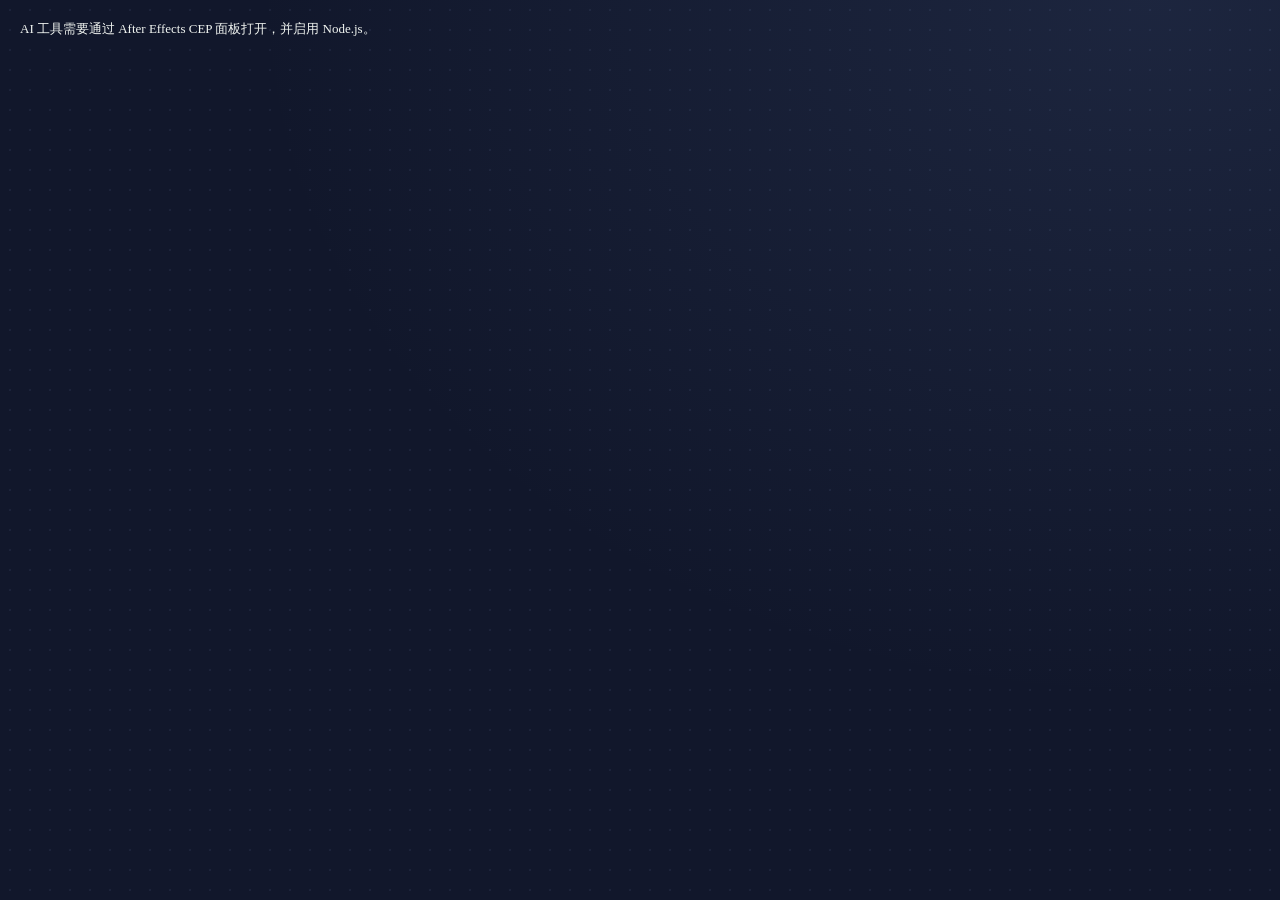
<file: 01-Installer/plugin/ai-image.html>
<!doctype html>
<html lang="zh-CN">
  <head>
    <meta charset="UTF-8" />
    <meta http-equiv="X-UA-Compatible" content="IE=edge" />
    <meta name="viewport" content="width=device-width, initial-scale=1.0" />
    <title>星屿 · AI 生图</title>
    <link rel="stylesheet" href="./ai-workspace.css" />
    <link rel="stylesheet" href="./ai-settings.css" />
    <link rel="stylesheet" href="./anime-theme.css" />
  </head>
  <body class="anime-ai">
    <nav class="page-tabs" aria-label="插件页面">
      <a class="page-tab page-tab-link " href="./index.html">素材航站</a>
      <a class="page-tab page-tab-link " href="./ai-expression.html">AI 生成表达式</a>
      <a class="page-tab page-tab-link active" href="./ai-image.html">AI 生图</a>
    </nav>
    <header class="tool-header">
      <div class="tool-brand">
        <div class="tool-mark">✦</div>
        <div><strong>AI 生图</strong><span>IMAGINATION / CANVAS</span></div>
      </div>
      <div class="service-controls">
        <span id="serviceStatus" class="service-status checking"><i></i><span>正在检查本地服务</span></span>
        <button id="checkServiceBtn" class="button secondary small" type="button">检测服务</button>
      </div>
    </header>

<div class="module-status"><span id="globalStatus" class="global-status" role="status">本机独立保存 · v9.3.2 个人测试版</span><span>✧ 星屿创作空间</span></div><main class="tool-main">
      <section id="free-image-view" class="tool-view active">
        <div class="view-heading">
          <div><p class="eyebrow">03 / DREAM CANVAS</p><h1>把想象，绘成一张画。</h1><p>写下灵感，放入参考，让下一帧在这里发生。</p></div><span class="anime-heading-stamp">✦ AI 生图</span>
        </div>
        <div class="free-image-workspace">
          <section class="tool-panel free-image-input-panel">
            <div class="panel-heading"><div><span class="section-kicker">01 / PROMPT</span><h2>生成描述</h2></div><span id="freeImageReferenceCount" class="count-label">0 张参考</span></div>
            <div class="free-prompt-heading"><span class="small-note">单击填入 · 双击编辑 · 左上角删除</span><button id="saveFreeImagePromptBtn" class="button secondary small" type="button">＋ 新建预设</button></div>
            <div id="freeImagePromptCards" class="free-prompt-cards" aria-label="生图提示词预设"></div>
            <textarea id="freeImagePrompt" class="free-image-prompt" rows="4" maxlength="4000" aria-label="生图提示词" placeholder="输入画面描述，或点击上方预设后修改……"></textarea>
            <div class="free-model-row"><label for="freeImageModel">生成模型</label><button id="refreshFreeModelsBtn" class="text-action" type="button">检测模型</button></div>
            <select id="freeImageModel" aria-label="生成模型"><optgroup label="GPT 2.5 · 两个版本"><option value="gpt-image-2.5-sunburst">GPT Image 2.5 · Sunburst</option><option value="gpt-image-2.5-flare">GPT Image 2.5 · Flare</option></optgroup><optgroup label="Nano"><option value="gemini-nano-banana-2.1">Nano Banana 2.1</option></optgroup><optgroup label="原有模型"><option value="gpt-image-2">GPT Image 2</option></optgroup></select>
            <div class="free-image-options"><label><span>画幅比例</span><select id="freeImageSize"><option value="1:1">1:1 方形</option><option value="16:9">16:9 横屏</option><option value="9:16">9:16 竖屏</option><option value="3:2">3:2 横版</option><option value="2:3">2:3 竖版</option><option value="4:3">4:3</option><option value="3:4">3:4</option><option value="4:5">4:5</option></select></label><label><span>分辨率</span><select id="freeImageResolution"><option value="1K">1K</option><option value="2K">2K</option><option value="4K">4K</option></select></label><label><span>数量</span><select id="freeImageCount"><option value="1">1 张</option><option value="2">2 张</option><option value="3">3 张</option><option value="4">4 张</option></select></label></div>
            <p id="freeImageModelStatus" class="small-note" role="status">分辨率为目标档位，实际尺寸以模型返回为准。</p>
            <button id="generateFreeImageBtn" class="button primary generate-button" type="button"><span class="button-symbol">✦</span>生成图片</button>
            <div id="freeImageProgress" class="image-progress" hidden><div class="progress-copy"><strong id="freeImageProgressTitle">正在生成</strong><span id="freeImageProgressValue">已提交</span></div><div class="progress-track"><i id="freeImageProgressBar"></i></div></div>
          </section>
          <section class="tool-panel free-reference-panel">
            <div class="panel-heading"><div><span class="section-kicker">02 / REFERENCES</span><h2>参考素材</h2></div><span class="small-note">可选，多张综合参考</span></div>
            <div id="freeReferenceDrop" class="reference-drop" tabindex="0" role="button" aria-label="添加 AI 生图参考图，可拖拽或粘贴图片"><span class="drop-symbol">＋</span><strong>拖入图片 / Ctrl+V 粘贴</strong><small>也可点击选择图片；最多 8 张</small></div>
            <div class="reference-actions free-reference-actions">
              <button id="chooseFreeImagesBtn" class="button upload-local" type="button"><span class="upload-symbol" aria-hidden="true">＋</span><span>本地上传</span></button>
              <button id="pasteFreeReferencesBtn" class="button upload-local" type="button"><span class="upload-symbol" aria-hidden="true">▣</span><span>粘贴图片</span></button>
              <button id="useAESelectedBtn" class="button upload-ae" type="button"><span class="upload-symbol" aria-hidden="true">AE</span><span>选中素材</span></button>
              <button id="useFreeAELayersBtn" class="button upload-ae" type="button" title="将时间轴选中图层在当前指针处单独导出为 PNG"><span class="upload-symbol" aria-hidden="true">▱</span><span>选中图层</span></button>
              <button id="captureFreeFrameBtn" class="button upload-capture" type="button"><span class="upload-symbol" aria-hidden="true">◎</span><span>截取 AE 当前帧</span></button>
            </div>
            <div id="freeImageReferenceList" class="reference-list free-reference-list"></div>
            <div class="free-reference-hint">支持 PNG、JPG、WEBP；可粘贴图片文件或截图。AE 图层按当前指针导出画面，素材读取本地图片路径。</div>
          </section>
          <section class="tool-panel free-results-panel">
            <div class="panel-heading"><div><span class="section-kicker">03 / RESULTS</span><h2>生成结果</h2></div><button id="refreshFreeImagesBtn" class="icon-action" type="button" title="刷新结果" aria-label="刷新结果">↻</button></div>
            <div class="result-toolbar" aria-label="AI 生图结果操作">
              <button id="previewFreeImageBtn" class="button secondary small" type="button" disabled>预览</button>
              <button id="openFreeImageBtn" class="button secondary small" type="button" disabled>打开图片</button>
              <button id="deleteFreeImageBtn" class="button secondary small danger-text" type="button" disabled>删除</button>
              <button id="openFreeImageFolderBtn" class="button secondary small" type="button">打开目录</button>
              <button id="importFreeImageProjectBtn" class="button secondary small" type="button" title="仅导入 AE 项目面板" disabled>导入 AE</button>
              <button id="importFreeImageBtn" class="button primary small" type="button" title="添加到当前合成，匹配尺寸并从时间指针开始" disabled>导入图层</button>
              <button id="referenceFreeImageBtn" class="button secondary small reference-result-action" type="button" disabled>作为参考图</button>
            </div>
            <div class="result-gallery-heading"><span>单击选择 · 双击预览</span><div><button id="freeGalleryPrev" class="icon-action" type="button" aria-label="上一页生图结果">‹</button><span id="freeGalleryPage">0 / 0</span><button id="freeGalleryNext" class="icon-action" type="button" aria-label="下一页生图结果">›</button></div></div>
            <div id="freeImageResultList" class="result-gallery" aria-label="AI 生图生成结果列表"></div>
            <div id="freeImageEmpty" class="results-empty"><span class="empty-index">03</span><strong>生成结果会显示在这里</strong><small>填写提示词后开始生成</small></div>
            <div id="freeImageResultDetail" class="free-image-result-detail" hidden><div class="free-image-preview"><img id="freeImagePreview" alt="AI 生图结果预览" /></div><div class="selected-image-info"><div><strong id="freeImageName"></strong><span id="freeImageDimensions"></span></div></div></div>
            <div class="output-footer"><span id="freeImageSummary">0 张结果</span><span>仅显示本页生成结果</span></div>
          </section>
        </div>
      </section>
    </main>
    <input id="freeImagePicker" type="file" accept="image/png,image/jpeg,image/webp" multiple hidden />
    <div id="toolModal" class="modal-backdrop" hidden><section class="tool-modal" role="dialog" aria-modal="true" aria-labelledby="modalTitle"><div class="modal-heading"><h2 id="modalTitle">编辑</h2><button id="closeModalBtn" class="icon-action" type="button" title="关闭" aria-label="关闭">×</button></div><label class="field-label" for="modalName">名称</label><input id="modalName" type="text" maxlength="100" /><label class="field-label" for="modalText">内容</label><textarea id="modalText" rows="9"></textarea><div class="modal-actions"><button id="cancelModalBtn" class="button secondary" type="button">取消</button><button id="saveModalBtn" class="button primary" type="button">保存</button></div></section></div>
    <div id="previewModal" class="preview-modal" role="dialog" aria-modal="true" aria-label="图片预览" hidden><button id="closePreviewBtn" class="icon-action" type="button" title="关闭预览（Esc）" aria-label="关闭预览">×</button><img id="previewModalImage" alt="图片预览" /><div id="previewStatus" class="preview-status" role="status" aria-live="polite"></div></div>
    <div id="toast" class="toast" role="status" aria-live="polite"></div>
    <script src="./lib/CSInterface.js"></script>
    <script src="./ai-image.js"></script>
    <script src="./ai-settings.js"></script>
    <script src="./anime-shell.js"></script>
  </body>
</html>
</file>
<file: 01-Installer/plugin/styles.css>
:root  {
  --bg: #15171a;
  --panel: #20242a;
  --panel-2: #262b32;
  --panel-3: #303741;
  --ink: #f1f5f2;
  --muted: #9aa6a8;
  --line: #3b444c;
  --accent: #48d597;
  --accent-2: #f4bf5f;
  --danger: #ef6a6a;
  --shadow: 0 18px 40px rgba(0, 0, 0, 0.32);
  --radius: 8px;
  --thumb-card-width: 132px;
  --thumb-icon-height: 92px;
  --thumb-card-height: 214px;
}

*  {
  box-sizing: border-box;
}

html,
body  {
  width: 100%;
  height: 100%;
  margin: 0;
  overflow: hidden;
  background: var(--bg);
  color: var(--ink);
  font-family: "Segoe UI", "Microsoft YaHei UI", "Microsoft YaHei", sans-serif;
  font-size: 13px;
}

body  {
  display: flex;
  flex-direction: column;
}

.page-tabs  {
  height: 42px;
  flex: 0 0 42px;
  display: flex;
  align-items: center;
  gap: 6px;
  padding: 0 12px;
  background: #111318;
  border-bottom: 1px solid var(--line);
}

.page-tab  {
  height: 30px;
  padding: 0 14px;
  border: 1px solid transparent;
  border-radius: 8px;
  background: transparent;
  color: var(--muted);
  cursor: pointer;
}

.page-tab-link  { display: inline-flex; align-items: center; justify-content: center; text-decoration: none; }

.page-tab:hover  {
  color: var(--ink);
  background: var(--panel-2);
}

.page-tab.active  {
  color: var(--ink);
  background: rgba(83, 131, 255, 0.18);
  border-color: rgba(113, 151, 255, 0.35);
}

.page-view  {
  min-height: 0;
}

.app-shell.page-view  {
  height: calc(100vh - 42px);
  flex: 1 1 auto;
}

button,
input  {
  font: inherit;
}

button  {
  height: 32px;
  border: 1px solid var(--line);
  border-radius: 7px;
  padding: 0 12px;
  background: var(--panel-2);
  color: var(--ink);
  cursor: pointer;
  transition: background 140ms ease, border-color 140ms ease, transform 140ms ease;
}

button:hover  {
  background: var(--panel-3);
  border-color: #5b6871;
}

button:active  {
  transform: translateY(1px);
}

button:disabled  {
  cursor: not-allowed;
  opacity: 0.45;
}

button.soft-disabled  {
  opacity: 0.55;
}

button.soft-disabled:hover  {
  opacity: 0.85;
}

input  {
  min-width: 0;
  border: 0;
  outline: 0;
  background: transparent;
  color: var(--ink);
}

.app-shell  {
  width: 100vw;
  height: 100vh;
  display: grid;
  grid-template-columns: clamp(230px, 22vw, 310px) minmax(0, 1fr);
  background:
    linear-gradient(150deg, rgba(72, 213, 151, 0.08), transparent 38%),
    linear-gradient(320deg, rgba(244, 191, 95, 0.07), transparent 42%),
    var(--bg);
}

.left-rail  {
  min-width: 0;
  min-height: 0;
  border-right: 1px solid var(--line);
  padding: 14px 12px;
  display: flex;
  flex-direction: column;
  gap: 10px;
  overflow: auto;
  background: rgba(23, 26, 30, 0.96);
}

.brand  {
  display: grid;
  grid-template-columns: 42px minmax(0, 1fr);
  gap: 10px;
  align-items: center;
}

.brand-mark  {
  width: 42px;
  height: 42px;
  border-radius: 8px;
  display: grid;
  place-items: center;
  background: linear-gradient(135deg, var(--accent), #d6ff76);
  color: #10211a;
  font-weight: 800;
}

.brand h1  {
  margin: 0;
  font-size: 17px;
}

.brand p  {
  margin: 3px 0 0;
  color: var(--muted);
  font-size: 12px;
}

.rail-card,
.nav-section,
.file-pane,
.preview-card,
.bottom-actions  {
  min-width: 0;
  border: 1px solid var(--line);
  border-radius: var(--radius);
  background: rgba(32, 36, 42, 0.92);
  box-shadow: var(--shadow);
}

.rail-card  {
  padding: 10px;
}

.nav-section  {
  flex: 0 0 auto;
  overflow: hidden;
}

.rail-title  {
  margin-bottom: 8px;
  color: var(--muted);
  font-size: 11px;
}

.path-chip,
.clip-state  {
  min-width: 0;
  color: #dbe4df;
  line-height: 1.45;
  word-break: break-all;
}

.clip-state  {
  color: var(--muted);
}

.workspace  {
  min-width: 0;
  min-height: 0;
  padding: clamp(8px, 1.5vw, 14px);
  display: grid;
  grid-template-rows: auto auto minmax(0, 1fr) auto;
  gap: 10px;
}

.topbar,
.command-row  {
  min-width: 0;
  display: flex;
  align-items: center;
  gap: 8px;
}

.icon-btn  {
  width: 34px;
  padding: 0;
  font-size: 18px;
}

.ghost-btn  {
  background: transparent;
}

.ghost-btn.small  {
  height: 28px;
  padding: 0 9px;
  font-size: 12px;
}

.path-box  {
  min-width: 0;
  flex: 1;
  height: 36px;
  border: 1px solid var(--line);
  border-radius: var(--radius);
  display: grid;
  grid-template-columns: minmax(0, 1fr) auto auto;
  overflow: hidden;
  background: rgba(32, 36, 42, 0.94);
}

.path-box input  {
  height: 100%;
  padding: 0 12px;
}

.path-box button  {
  height: 100%;
  border-top: 0;
  border-right: 0;
  border-bottom: 0;
  border-radius: 0;
}

.search-wrap  {
  width: min(430px, 48%);
  height: 34px;
  border: 1px solid var(--line);
  border-radius: var(--radius);
  padding: 0 9px;
  display: grid;
  grid-template-columns: 24px minmax(0, 1fr);
  align-items: center;
  color: var(--muted);
  background: rgba(32, 36, 42, 0.82);
}

.filter-toggle,
.thumb-size-control  {
  height: 34px;
  min-width: 0;
  border: 1px solid var(--line);
  border-radius: var(--radius);
  padding: 0 10px;
  display: flex;
  align-items: center;
  gap: 8px;
  background: rgba(32, 36, 42, 0.82);
  color: var(--muted);
  white-space: nowrap;
}

.filter-toggle input  {
  width: 16px;
  height: 16px;
  accent-color: var(--accent);
}

.thumb-size-control  {
  flex: 0 1 220px;
}

.thumb-size-control input  {
  width: clamp(82px, 10vw, 130px);
  accent-color: var(--accent);
}

.thumb-size-control output  {
  min-width: 28px;
  color: var(--ink);
  font-variant-numeric: tabular-nums;
  text-align: right;
}

.segmented  {
  height: 34px;
  border: 1px solid var(--line);
  border-radius: var(--radius);
  display: flex;
  overflow: hidden;
}

.segmented button  {
  height: 100%;
  min-width: 58px;
  border: 0;
  border-radius: 0;
}

.segmented button.active  {
  background: var(--accent);
  color: #10211a;
  font-weight: 700;
}

.content-area  {
  min-width: 0;
  min-height: 0;
  display: grid;
  grid-template-columns: minmax(360px, 1fr) clamp(250px, 25vw, 340px);
  gap: 10px;
}

.file-pane  {
  position: relative;
  min-height: 0;
  overflow: hidden;
  display: grid;
  grid-template-rows: 42px minmax(0, 1fr);
}

.file-pane-head,
.panel-head  {
  height: 42px;
  border-bottom: 1px solid var(--line);
  padding: 0 12px;
  display: flex;
  align-items: center;
  justify-content: space-between;
  gap: 10px;
  color: var(--muted);
}

.file-pane-head div  {
  min-width: 0;
  overflow: hidden;
  text-overflow: ellipsis;
  white-space: nowrap;
}

.file-grid  {
  min-height: 0;
  overflow: auto;
  padding: 12px;
  user-select: none;
}

.file-grid.grid  {
  display: grid;
  /* Keep this syntax compatible with the older Chromium embedded by CEP. */
  grid-template-columns: repeat(auto-fill, minmax(var(--thumb-card-width), 1fr));
  align-content: start;
  gap: 12px;
  overflow-x: hidden;
}

.file-grid.list  {
  display: flex;
  flex-direction: column;
  gap: 6px;
}

.file-card  {
  min-width: 0;
  border: 1px solid transparent;
  border-radius: var(--radius);
  background: rgba(43, 49, 57, 0.72);
  user-select: none;
  cursor: default;
  transition: background 120ms ease, border-color 120ms ease;
}

.file-card:hover  {
  background: rgba(54, 62, 72, 0.92);
  border-color: #5e6b75;
}

.file-card.selected  {
  border-color: var(--accent);
  background: rgba(72, 213, 151, 0.15);
}

.file-grid.grid .file-card  {
  min-width: 0;
  height: var(--thumb-card-height);
  padding: 8px;
  display: grid;
  grid-template-rows: var(--thumb-icon-height) minmax(0, 1fr) 16px 16px;
  gap: 6px;
}

.file-grid.list .file-card  {
  min-height: 58px;
  padding: 8px 12px;
  display: grid;
  grid-template-columns: 42px minmax(130px, 1fr) minmax(70px, auto) minmax(108px, auto);
  gap: 12px;
  align-items: center;
}

.file-icon  {
  position: relative;
  width: 100%;
  height: 100%;
  border-radius: 7px;
  display: grid;
  place-items: center;
  overflow: hidden;
  background: #171b20;
  color: var(--accent-2);
  font-weight: 800;
  font-size: 18px;
}

.file-grid.list .file-icon  {
  width: 42px;
  height: 42px;
  border-radius: 6px;
  font-size: 10px;
}

.thumb  {
  width: 100%;
  height: 100%;
  object-fit: cover;
}

.media-frame-canvas  {
  display: block;
  background: #101214;
  opacity: 0;
  transition: opacity .16s ease;
}

.media-frame-canvas.media-frame-loaded,
.media-frame-canvas.media-frame-error  {
  opacity: 1;
}

.media-frame-canvas.media-frame-error  {
  background: #214354;
}

.media-frame-badge  {
  position: absolute;
  right: 7px;
  bottom: 7px;
  padding: 3px 6px;
  border-radius: 4px;
  color: #fff;
  background: rgba(12, 16, 20, .78);
  font-size: 10px;
  line-height: 1;
  pointer-events: none;
}

.lazy-thumb  {
  background: #171b20;
}

.thumb-error  {
  opacity: 0.36;
}

.gif-thumb  {
  color: #a9e6ff;
  background: #214354;
}

.folder-thumb  {
  position: relative;
  width: 58%;
  height: 58%;
  max-width: 124px;
  max-height: 84px;
  border-radius: 7px 9px 9px 9px;
  background: linear-gradient(180deg, #ffe48b 0%, #ffd150 60%, #f3b927 100%);
  box-shadow:
    inset 0 2px 0 rgba(255, 255, 255, 0.55),
    inset 0 -3px 0 rgba(162, 112, 12, 0.16),
    0 2px 0 rgba(0, 0, 0, 0.16);
}

.folder-thumb::before  {
  content: "";
  position: absolute;
  left: 0;
  top: -12px;
  width: 52%;
  height: 34%;
  border-radius: 7px 7px 0 0;
  background: linear-gradient(180deg, #ffc730, #efae1f);
}

.folder-thumb::after  {
  content: "";
  position: absolute;
  left: 0;
  right: 0;
  top: 4px;
  height: 8px;
  border-radius: 8px 8px 0 0;
  background: rgba(255, 255, 255, 0.62);
}

.shortcut-badge  {
  position: absolute;
  right: 7px;
  bottom: 6px;
  width: 20px;
  height: 20px;
  border-radius: 5px;
  display: grid;
  place-items: center;
  background: rgba(10, 12, 14, 0.8);
  color: var(--accent);
  font-size: 13px;
}

.generic-thumb  {
  position: relative;
  width: 50%;
  height: 86%;
  max-width: 112px;
  max-height: 150px;
  border-radius: 6px;
  display: grid;
  place-items: center;
  background: linear-gradient(145deg, #eef2f5 0%, #d4dde5 72%, #aeb9c3 100%);
  color: #20242a;
  font-size: 14px;
  font-weight: 900;
  letter-spacing: 0;
  box-shadow: inset -10px 10px 0 rgba(255, 255, 255, 0.28);
}

.generic-thumb::before  {
  content: "";
  position: absolute;
  top: 0;
  right: 0;
  border-top: 18px solid rgba(255, 255, 255, 0.88);
  border-left: 18px solid transparent;
}

.generic-thumb span  {
  position: relative;
  z-index: 1;
}

.file-name  {
  min-width: 0;
  color: var(--ink);
  line-height: 1.25;
  overflow: hidden;
  word-break: break-word;
}

.file-grid.grid .file-name  {
  display: -webkit-box;
  -webkit-line-clamp: 3;
  -webkit-box-orient: vertical;
  text-align: center;
}

.file-grid.list .file-name  {
  white-space: nowrap;
  text-overflow: ellipsis;
  font-size: clamp(12px, 1.6vw, 13px);
  line-height: 1.35;
}

.file-sub  {
  color: var(--muted);
  font-size: 11px;
  overflow: hidden;
  white-space: nowrap;
  text-overflow: ellipsis;
  text-align: center;
}

.file-grid.list .file-sub  {
  text-align: left;
  font-size: clamp(10px, 1.35vw, 11px);
  line-height: 1.35;
}

.preview-panel  {
  min-width: 0;
  min-height: 0;
}

.preview-card  {
  min-height: 0;
  height: 100%;
  overflow: hidden;
  display: grid;
  grid-template-rows: 42px minmax(0, 1fr) auto;
}

.plain-head  {
  background: rgba(20, 24, 28, 0.3);
}

.preview  {
  min-height: 0;
  overflow: auto;
  padding: 14px;
  display: grid;
  place-items: center;
}

.preview img,
.preview video,
.preview audio  {
  max-width: 100%;
  max-height: 100%;
  border-radius: var(--radius);
  background: #101214;
}

.preview-media-frame  {
  max-width: 100%;
  max-height: calc(100% - 24px);
  width: auto;
  height: auto;
  min-width: 120px;
  min-height: 80px;
  border-radius: var(--radius);
  background: #101214;
}

.preview-playable-image,
.preview-playable-video  {
  max-width: 100%;
  max-height: calc(100% - 24px) !important;
  width: auto;
  height: auto;
  border-radius: var(--radius);
  background: #101214;
}

.preview-playable-video  {
  min-width: 160px;
  min-height: 90px;
}

.media-frame-caption  {
  align-self: end;
  color: var(--muted);
  font-size: 11px;
}

.app-shell.page-view .preview-panel[hidden]  {
  display: none !important;
}





.preview-actions  {
  display: flex;
  gap: 8px;
  padding: 8px 10px;
  border-top: 1px solid var(--line);
}

.preview-actions button  {
  flex: 1 1 0;
  white-space: nowrap;
}

.media-thumb  {
  display: block;
  object-fit: cover;
}

.video-play-button  {
  position: absolute;
  left: 50%;
  top: 50%;
  width: 34px;
  height: 34px;
  transform: translate(-50%, -50%);
  display: grid;
  place-items: center;
  border: 1px solid rgba(255, 255, 255, .72);
  border-radius: 50%;
  color: #fff;
  background: rgba(12, 16, 20, .72);
  font-size: 15px;
  pointer-events: none;
}

.audio-thumb  {
  background: linear-gradient(135deg, #253c58, #426d8d);
  color: #b6e3ff;
}

.file-preview-overlay  {
  position: fixed;
  inset: 42px 0 0;
  z-index: 50;
  display: grid;
  place-items: center;
  padding: 32px;
  background: rgba(8, 10, 13, 0.88);
}

.file-preview-overlay[hidden]  {
  display: none;
}

.file-preview-overlay-content  {
  width: min(860px, 90vw);
  height: min(620px, 82vh);
  display: grid;
  place-items: center;
}

.file-preview-overlay-content img,
.file-preview-overlay-content video  {
  max-width: 100%;
  max-height: 100%;
  border-radius: var(--radius);
  background: #101214;
}

.file-preview-overlay-content audio  {
  width: min(560px, 90%);
}

.file-preview-close  {
  position: absolute;
  top: 14px;
  right: 16px;
  width: 34px;
  height: 34px;
  padding: 0;
  border-radius: 50%;
  color: var(--ink);
  background: var(--panel-2);
  font-size: 22px;
}

.preview-folder  {
  width: min(170px, 80%);
  aspect-ratio: 4 / 3;
  border-radius: 8px;
  display: grid;
  place-items: center;
  background: linear-gradient(#f7c45d 0 30%, #dda23a 30% 100%);
  color: #5b3c08;
  font-weight: 800;
}

.empty-preview  {
  text-align: center;
  color: var(--muted);
}

.preview-symbol  {
  color: var(--accent);
  font-size: 40px;
}

.meta-panel  {
  border-top: 1px solid var(--line);
  padding: 10px 12px;
  display: grid;
  gap: 7px;
}

.meta-row  {
  display: grid;
  grid-template-columns: 58px minmax(0, 1fr);
  gap: 8px;
}

.meta-label  {
  color: var(--muted);
}

.meta-value  {
  min-width: 0;
  overflow: hidden;
  text-overflow: ellipsis;
  white-space: nowrap;
}

.section-toggle  {
  width: 100%;
  height: 38px;
  border: 0;
  border-bottom: 1px solid var(--line);
  border-radius: 0;
  background: transparent;
  display: flex;
  align-items: center;
  justify-content: space-between;
  color: var(--ink);
  font-weight: 700;
}

.section-actions  {
  padding: 7px 8px 0;
  display: flex;
  justify-content: flex-end;
}

.paths-card.collapsed .section-body,
.paths-card.collapsed .section-actions,
.paths-card.collapsed .section-toggle  {
  border-bottom: 0;
}

.paths-card.collapsed .toggle-mark  {
  transform: rotate(180deg);
}

.toggle-mark  {
  color: var(--muted);
  transition: transform 140ms ease;
}

.path-list  {
  max-height: 240px;
  overflow: auto;
  padding: 8px;
  display: grid;
  gap: 6px;
}

.path-item  {
  min-width: 0;
  min-height: 38px;
  display: grid;
  grid-template-columns: minmax(0, 1fr) auto;
  gap: 6px;
  align-items: center;
}

.path-open  {
  min-width: 0;
  height: auto;
  min-height: 38px;
  padding: 6px 9px;
  text-align: left;
  display: grid;
  gap: 2px;
}

.path-label,
.path-full  {
  min-width: 0;
  overflow: hidden;
  text-overflow: ellipsis;
  white-space: nowrap;
}

.path-label  {
  color: var(--ink);
}

.path-full  {
  color: var(--muted);
  font-size: 11px;
}

.path-remove  {
  width: 30px;
  padding: 0;
  color: var(--danger);
}

.check-row  {
  height: 36px;
  display: flex;
  align-items: center;
  gap: 8px;
  padding: 0 12px;
  color: #dbe4df;
}

.check-row input  {
  width: 15px;
  height: 15px;
}

.primary-btn  {
  background: var(--accent);
  color: #10211a;
  border-color: transparent;
  font-weight: 800;
}

.primary-btn:hover  {
  background: #77e7b7;
}

.secondary-action  {
  background: #7bd7f0;
  color: #10211a;
}

.replace-action  {
  background: linear-gradient(180deg, #ffd876 0%, #f4b73e 100%);
  border-color: #d1911e;
  color: #241807;
  font-weight: 900;
  box-shadow: inset 0 1px 0 rgba(255, 255, 255, 0.42), 0 0 0 1px rgba(244, 191, 95, 0.16);
}

.replace-action:hover  {
  background: linear-gradient(180deg, #ffe08b 0%, #ffc24c 100%);
  border-color: #e3a52f;
}

.mini-badge  {
  color: #10211a;
  background: var(--accent-2);
  border-radius: 999px;
  padding: 2px 8px;
  font-size: 11px;
}

.bottom-actions  {
  min-height: 48px;
  padding: 8px;
  display: grid;
  grid-template-columns: minmax(0, 1fr) auto minmax(430px, auto);
  gap: 10px;
  align-items: center;
}

.bottom-group,
.ae-actions  {
  min-width: 0;
  display: flex;
  gap: 6px;
}

.bottom-group  {
  overflow-x: auto;
}

.bottom-group button  {
  flex: 0 0 auto;
  white-space: nowrap;
}

.bottom-check  {
  height: 32px;
  padding: 0 2px;
  white-space: nowrap;
}

.ae-actions  {
  justify-content: flex-end;
  flex-wrap: wrap;
}

.import-action,
.collect-action  {
  display: flex;
  justify-content: center;
  gap: 8px;
  align-items: center;
  white-space: nowrap;
}

.drop-ready  {
  outline: 2px solid var(--accent);
  outline-offset: 2px;
}

.collect-action  {
  min-width: 92px;
}

.empty-state  {
  height: 100%;
  display: grid;
  place-items: center;
  text-align: center;
  line-height: 1.7;
  color: var(--muted);
  padding: 22px;
}

.drop-hint  {
  pointer-events: none;
  position: absolute;
  inset: 54px 12px 12px;
  z-index: 2;
  display: none;
  place-items: center;
  border: 1px dashed var(--accent);
  border-radius: var(--radius);
  background: rgba(13, 22, 19, 0.82);
  color: var(--accent);
  font-size: 18px;
  font-weight: 800;
}

.file-pane.dragging .drop-hint  {
  display: grid;
}

.selection-marquee  {
  pointer-events: none;
  position: absolute;
  z-index: 4;
  border: 1px solid var(--accent);
  background: rgba(72, 213, 151, 0.14);
  box-shadow: 0 0 0 1px rgba(72, 213, 151, 0.08) inset;
}

.toast  {
  position: fixed;
  left: 50%;
  bottom: 18px;
  z-index: 20;
  transform: translate(-50%, 12px);
  opacity: 0;
  pointer-events: none;
  max-width: min(560px, calc(100vw - 32px));
  padding: 10px 14px;
  border: 1px solid var(--line);
  border-radius: var(--radius);
  background: rgba(18, 20, 23, 0.97);
  color: var(--ink);
  box-shadow: var(--shadow);
  transition: opacity 160ms ease, transform 160ms ease;
}

.toast.show  {
  opacity: 1;
  transform: translate(-50%, 0);
}

.context-menu  {
  position: fixed;
  z-index: 30;
  min-width: 176px;
  padding: 6px;
  border: 1px solid var(--line);
  border-radius: var(--radius);
  background: rgba(24, 28, 32, 0.98);
  box-shadow: var(--shadow);
}

.context-menu[hidden]  {
  display: none;
}

.context-item  {
  width: 100%;
  height: 30px;
  border: 0;
  border-radius: 6px;
  padding: 0 9px;
  display: block;
  text-align: left;
  background: transparent;
  color: var(--ink);
}

.context-item:hover  {
  background: var(--panel-3);
}

@media (max-width: 980px) {
  .app-shell  {
    grid-template-columns: 210px minmax(0, 1fr);
  }

  .content-area  {
    grid-template-columns: minmax(0, 1fr);
  }

  .preview-panel  {
    display: none;
  }

  .bottom-actions  {
    grid-template-columns: minmax(0, 1fr) auto;
  }

  .ae-actions  {
    grid-column: 1 / -1;
    justify-content: stretch;
  }

  .ae-actions > button  {
    flex: 1 1 110px;
  }
}

@media (max-width: 700px) {
  .app-shell  {
    grid-template-columns: 1fr;
  }

  .left-rail  {
    display: none;
  }

  .topbar,
  .command-row  {
    flex-wrap: wrap;
  }

  .path-box,
  .search-wrap  {
    width: 100%;
    flex: 1 0 100%;
  }

  .filter-toggle,
  .thumb-size-control,
  .segmented  {
    flex: 1 1 auto;
  }

  .bottom-actions  {
    grid-template-columns: 1fr;
  }

  .bottom-group  {
    width: 100%;
  }

  .ae-actions  {
    flex-wrap: wrap;
  }
}
</file>
<file: 01-Installer/plugin/ai-settings.css>
.afm-ai-settings-trigger { flex: 0 0 auto; height: 28px; min-height: 28px; width: auto; padding: 0 9px; margin-left: 6px; border: 1px solid #47765f; border-radius: 5px; background: #263d31; color: #c7efdb; font: 11px "Microsoft YaHei", sans-serif; cursor: pointer; white-space: nowrap; }
.afm-ai-settings-overlay[hidden], .afm-ai-settings-dialog [hidden] { display: none !important; }
.afm-ai-settings-overlay { position: fixed; top: 0; right: 0; bottom: 0; left: 0; z-index: 21000; padding: 12px; display: flex; align-items: center; justify-content: center; background: rgba(6,12,9,.86); box-sizing: border-box; }
.afm-ai-settings-dialog { width: 470px; max-width: 100%; max-height: 94vh; display: flex; flex-direction: column; border: 1px solid #476252; border-radius: 10px; color: #e5f0e9; background: #202923; font: 12px/1.6 "Microsoft YaHei", sans-serif; text-align: left; box-sizing: border-box; overflow: hidden; }
.afm-ai-settings-dialog header { display: flex; align-items: center; justify-content: space-between; padding: 14px 16px 8px; flex: 0 0 auto; }
.afm-ai-settings-dialog small { color: #82d6ae; font-size: 10px; }
.afm-ai-settings-dialog h2 { margin: 3px 0 0; font-size: 18px; color: #eff8f2; }
.afm-ai-settings-dialog h3 { margin: 0 0 4px; color: #b5dbca; font-size: 12px; }
.afm-ai-settings-body { padding: 0 16px 12px; overflow: auto; min-height: 0; flex: 1 1 auto; }
.afm-ai-settings-body p { margin: 5px 0 10px; font-size: 11px; color: #adbeb3; }
.afm-ai-settings-dialog label { display: block; margin: 8px 0 4px; font-size: 11px; color: #c5d5cb; }
.afm-ai-settings-dialog input[type="password"], .afm-ai-settings-dialog input[type="url"] { display: block; width: 100%; min-width: 0; height: 34px; padding: 0 9px; border: 1px solid #4b6053; border-radius: 5px; background: #151e19; color: #eaf5ee; box-sizing: border-box; font: 12px "Microsoft YaHei", sans-serif; }
.afm-ai-settings-dialog input:focus, .afm-ai-settings-dialog button:focus { outline: 2px solid #77d6a6; outline-offset: 1px; }
.afm-ai-settings-body .afm-ai-settings-note { margin: 12px 0 6px; font-size: 10px; color: #9aafa2; }
.afm-ai-settings-status { padding: 8px; border-radius: 5px; color: #dfc895; background: #2c3025; font-size: 11px; overflow-wrap: break-word; }
.afm-ai-settings-dialog footer { display: flex; justify-content: flex-end; padding: 10px 16px; border-top: 1px solid #3b4c40; flex: 0 0 auto; }
.afm-ai-settings-dialog button { height: 32px; min-height: 32px; width: auto; padding: 0 12px; margin: 0 0 0 7px; border: 1px solid #4b6053; border-radius: 5px; background: #2c3b31; color: #dbe8df; font: 12px "Microsoft YaHei", sans-serif; cursor: pointer; }
.afm-ai-settings-dialog #aiSettingsClose { width: 28px; padding: 0; font-size: 18px; }
.afm-ai-settings-dialog #aiSettingsSave { color: #11281b; border-color: #63d59b; background: #63d59b; font-weight: 700; }
.afm-ai-settings-dialog button:disabled { opacity: .55; cursor: wait; }
</file>
<file: 01-Installer/plugin/anime-theme.css>
/* Star Isle / 星屿 · Offline vector artwork, no web fonts or remote assets. */
:root  {
  --bg:#11172b; --panel:#1c2540; --panel-2:#25304d; --panel-3:#303d5c;
  --ink:#edf2ff; --ink-soft:#b8c6e6; --muted:#a0afce; --line:#374667;
  --accent:#ffb6cf; --accent-2:#abe4de; --danger:#ff99af; --radius:13px;
  --shadow:0 8px 22px #080e1f26;
  --ai-bg:var(--bg); --ai-panel:var(--panel); --ai-panel-2:var(--panel-2); --ai-panel-3:var(--panel-3);
  --ai-ink:var(--ink); --ai-muted:var(--muted); --ai-line:var(--line); --ai-green:var(--accent);
  --ai-green-dim:#ffb6cf14; --ai-gold:#abe4de; --ai-radius:13px;
  --paper:var(--bg); --paper-deep:#19223b; --night:#18213b; --night-2:#25304d;
  --mint:var(--accent); --mint-dark:#ffb6cf; --coral:#abe4de; --coral-dark:#85c5c1; --gold:#f9db96;
}
html  { color-scheme:dark; }
body  { min-width:0; color:var(--ink); font-family:"Microsoft YaHei UI","Yu Gothic UI",sans-serif; background-color:var(--bg); background-image:radial-gradient(#a3c4ff12 1px,transparent 1px),radial-gradient(ellipse at 90% 0%,#617bb125,transparent 55%); background-size:20px 20px,100% 100%; }
*  { scrollbar-width:thin; scrollbar-color:#526180 transparent; }
::-webkit-scrollbar  { width:6px; height:6px; }
::-webkit-scrollbar-thumb  { background:#526180; border-radius:10px; }
[hidden]  { display:none !important; }
button,input,textarea,select  { font-family:inherit; }
button,a,input,select,textarea  { -webkit-tap-highlight-color:transparent; }
button  { transition:border-color .16s,background .16s,transform .16s; }
button:not(:disabled):hover  { border-color:#a6c4ef; }
button:not(:disabled):active  { transform:translateY(1px); }
button:disabled  { opacity:.42; cursor:not-allowed; }
button:focus-visible,a:focus-visible,input:focus-visible,textarea:focus-visible,select:focus-visible  { outline:2px solid #abe4de; outline-offset:3px; }
a  { color:#b5e7e1; }
input,select,textarea  { color:var(--ink); background:#121b32; border-color:var(--line); border-radius:8px; }
input::placeholder,textarea::placeholder  { color:#8b9aba; }
input[type="checkbox"],input[type="range"]  { accent-color:var(--accent); }
input[type="checkbox"]  { width:15px; height:15px; }
.page-tabs { display:flex; align-items:center; min-height:56px; height:56px; flex:0 0 56px; gap:6px; padding:0 18px; border-bottom:1px solid var(--line); background:#151d34; overflow-x:auto; }
.anime-nav-brand  { display:flex; align-items:center; gap:8px; min-width:146px; margin-right:14px; flex-shrink:0; font-weight:800; line-height:1.2; letter-spacing:2px; }
.anime-nav-brand>b  { color:#ffb6cf; font-size:31px; font-weight:400; }
.anime-nav-brand small  { display:block; margin-top:5px; color:#9eafd0; font-size:8px; letter-spacing:1.1px; font-weight:500; }
.anime-promo { display:flex; flex-direction:column; gap:4px; flex:0 0 auto; margin-left:auto; padding:4px 9px; border-left:1px solid #435575; font-size:9px; line-height:1.35; color:#a6bad8; white-space:nowrap; }
.anime-promo b { color:#f4c6dc; font-weight:500; }
.anime-promo a { color:#94bfc9; text-decoration:none; }
.anime-promo a b { color:#b8e7e1; }
.anime-promo a:hover { text-decoration:underline; }
.page-tabs .afm-ai-settings-trigger { margin-left:4px; flex:0 0 auto; }
.page-tab { display:inline-flex; align-items:center; justify-content:center; gap:7px; flex-shrink:0; height:34px; padding:0 13px; border:1px solid transparent; border-radius:9px; background:transparent; color:#a4b4d3; font-size:12px; text-decoration:none; white-space:nowrap; }
.page-tab::before { content:attr(data-chapter); font:10px Consolas,monospace; color:#7d91b7; }
.page-tab.active { color:#ffe1ec; background:#ffb6cf15; border-color:#ffb6cf54; font-weight:700; }
.page-tab.active::before { color:#ffb6cf; }
.page-tab:hover { color:#fff; background:#28334f; }
.afm-ai-settings-trigger  { flex-shrink:0; margin-left:auto; height:32px; border:1px solid #abe4de55; border-radius:8px; color:#c1f1eb; background:#abe4de0d; font-size:11px; }
.primary-btn,.button.primary,.library-action:not(.secondary),.primary-button  { border-color:#ffb6cf; color:#302039; background:#ffb6cf; border-radius:8px; font-weight:700; }
.primary-btn:hover,.button.primary:hover,.library-action:not(.secondary):hover,.primary-button:hover  { color:#302039; background:#ffd0df; border-color:#ffd0df; }
.button.secondary,.ghost-btn,.quiet-button,.secondary-button,.library-action.secondary  { color:#d1ddf7; background:#25304d; border-color:#425273; border-radius:8px; }
.button-symbol  { color:inherit; }
.button-badge  { color:inherit; background:#10172a15; }
.small-note,.section-kicker,.count-label,.inline-status,.type-badge,.field-label,.prompt-label,.free-reference-hint  { color:#adbcda; }
.section-kicker,.eyebrow  { color:#abe4de !important; letter-spacing:1.5px; }
.danger-text  { color:#ffabc2 !important; }
.tool-panel,.rail-card,.nav-section,.file-pane,.preview-card,.content-card,.panel-card  { border-color:var(--line); border-radius:13px; background:var(--panel); box-shadow:var(--shadow); }
.tool-panel  { border-top:2px solid #566487; }
.panel-heading h2  { color:#e7edff; font-size:13px; }
.type-badge  { color:#bce7e7; background:#abe4de12; border-color:#abe4de42; }


/* Recent directories + full-width compact action ribbon. */
.app-shell.page-view { display:grid; grid-template-columns:166px minmax(0,1fr) !important; grid-template-rows:auto minmax(0,1fr); height:calc(100vh - 56px); padding:10px; gap:10px; background:transparent; }
.station-toolbar { grid-column:1/-1; grid-row:1; display:grid; gap:8px; padding:10px 12px; border:1px solid #40516f; border-radius:12px; background:linear-gradient(110deg,#25314c55,transparent 60%),#19233b; }
.station-toolbar .topbar,.station-toolbar .command-row { flex-wrap:nowrap; gap:7px; }
.anime-files button { height:25px; min-height:25px; padding:0 9px; border-radius:6px; font-size:10px; }
.anime-files .icon-btn { width:28px; flex:0 0 28px; font-size:16px; padding:0; background:#26334f; }
.anime-files .path-box { height:30px; border-radius:7px; background:#111b30; }
.anime-files .path-box input { padding:0 10px; font-size:11px; background:transparent; }
.anime-files .path-box button { height:100%; border-radius:0; background:#2a3652; }
.station-actions { display:flex; align-items:center; flex-wrap:wrap; gap:6px 12px; padding:8px 0; border-top:1px solid #3d4f714d; border-bottom:1px solid #3d4f714d; }
.action-group { display:flex; align-items:center; flex-wrap:wrap; gap:4px; min-width:0; }
.action-label { margin-right:2px; font-size:9px; color:#8fa7ca; letter-spacing:1px; }
.station-actions button { display:inline-flex; align-items:center; justify-content:center; gap:5px; background:#283650; border:1px solid #496080; color:#d4e2f8; box-shadow:0 2px 0 #0e172b; line-height:1; white-space:nowrap; }
.station-actions button:hover { color:#fff; background:#354664; box-shadow:0 2px 0 #0e172b,0 0 10px #a3c9ff18; }
.station-actions button i { font-style:normal; font-size:13px; color:#aacde8; }
.station-actions #importBtn { background:#ffb6cf; color:#34263d; border-color:#ffcadc; font-weight:700; }
.station-actions #importBtn i { color:#684361; }
.station-actions #importLayerBtn { border-color:#abe4de66; color:#bdece6; }
.station-actions .ai-reference-action { background:#ffb6cf13; border-color:#ffb6cf66; color:#ffd0e2; }
.station-actions .ai-reference-action i { color:#ffb6cf; }
.station-actions .comp-group button { background:transparent; border-color:#3b4d6b; color:#b5c9e5; box-shadow:none; }
.station-actions .mini-badge { min-width:0; padding:2px 4px; font-size:8px; background:#754c6a24; color:#57334e; }
.anime-files .search-wrap { width:auto; flex:1; height:27px; border-radius:6px; background:#111b30; grid-template-columns:20px minmax(0,1fr); }
.anime-files .search-wrap input { font-size:10px; background:transparent; }
.anime-files .segmented,.anime-files .filter-toggle,.anime-files .thumb-size-control,.sequence-option { height:27px; border:1px solid #3d4f6d; border-radius:6px; background:#222e49; font-size:10px; gap:5px; padding:0 7px; }
.sequence-option { display:flex; align-items:center; color:#acbfda; white-space:nowrap; }
.anime-files .segmented { padding:0; }
.anime-files .segmented button { min-width:42px; border-radius:0; height:100%; }
.anime-files .thumb-size-control { flex:0 0 154px; }
.anime-files .thumb-size-control input { width:60px; min-width:40px; }
.anime-files .thumb-size-control output { min-width:19px; }
.anime-files input[type=checkbox] { width:12px; height:12px; }
.toolbar-clipboard { position:absolute; width:1px; height:1px; overflow:hidden; clip:rect(0,0,0,0); }
.app-shell.page-view>.left-rail { grid-column:1; grid-row:2; display:flex; flex-direction:column; padding:0; gap:0; border:1px solid #374667; border-radius:10px; background:#151e33; overflow:hidden; }
.recent-heading { display:flex; align-items:center; justify-content:space-between; gap:6px; padding:13px 10px 11px; border-bottom:1px solid #374667; flex:0 0 auto; }
.recent-heading small { color:#8db7c9; font:7px Consolas,monospace; letter-spacing:1px; }
.recent-heading h1 { margin:5px 0 0; color:#d9e5f8; font-size:11px; font-weight:600; }
.recent-heading button { min-height:22px; height:22px; border:0; background:#25334e; color:#9fb8d8; padding:0 6px; font-size:9px; }
.left-rail .path-list { display:flex; flex-direction:column; gap:0; max-height:none; padding:7px; overflow:auto; min-height:0; flex:1; }
.left-rail .path-item { position:relative; display:flex; flex:0 0 auto; margin:0 0 5px; border:1px solid transparent; border-radius:7px; background:transparent; }
.left-rail .path-item:first-child { border-color:#abe4de38; background:#abe4de09; }
.left-rail .path-item:hover { background:#293650; border-color:#4a6182; }
.left-rail .path-open { position:relative; display:grid; grid-template-columns:17px minmax(0,1fr); grid-template-rows:17px auto; width:100%; height:auto; min-height:48px; border:0; padding:7px 20px 7px 6px; text-align:left; border-radius:7px; background:transparent; }
.recent-folder-icon { grid-column:1; grid-row:1; color:#a6d8e3; font-size:14px; }
.left-rail .path-label { grid-column:2; grid-row:1; color:#cbdcf2; font-size:10px; overflow:hidden; text-overflow:ellipsis; white-space:nowrap; }
.left-rail .path-full { grid-column:2; grid-row:2; color:#859dbe; font-size:8px; line-height:1.6; overflow:hidden; text-overflow:ellipsis; white-space:nowrap; }
.left-rail .path-remove { position:absolute; right:2px; top:7px; width:18px; height:20px; min-height:20px; padding:0; border:0; background:transparent; color:#849dbf; opacity:0; }
.left-rail .path-item:hover .path-remove,.left-rail .path-remove:focus-visible { opacity:1; }
.left-rail .path-empty { padding:25px 2px; display:flex; flex-direction:column; gap:8px; min-height:140px; height:auto; color:#7e99be; line-height:1.8; }
.path-empty>span { color:#789fc4; font-size:28px; }
.path-empty strong { font-size:10px; font-weight:400; }
.path-empty small { font-size:9px; }
/* Margin fallback keeps the new toolbar separated on AE2021 / CEP10. */
.afm-no-flex-gap .page-tabs>.page-tab { margin-right:6px; }
.afm-no-flex-gap .anime-nav-brand>b { margin-right:8px; }
.afm-no-flex-gap .page-tab::before { margin-right:7px; }
.afm-no-flex-gap .anime-promo>span { margin-bottom:4px; }
.afm-no-flex-gap .station-toolbar .topbar> *:not(:last-child),.afm-no-flex-gap .station-toolbar .command-row> *:not(:last-child) { margin-right:7px; }
.afm-no-flex-gap .station-actions { padding-bottom:2px; }
.afm-no-flex-gap .action-group { margin:0 12px 6px 0; }
.afm-no-flex-gap .action-group> *:not(:last-child) { margin-right:4px; }
.afm-no-flex-gap .station-actions button i { margin-right:5px; }
.afm-no-flex-gap .station-heading h2 { margin-top:3px; }
.app-shell.page-view>.workspace { grid-column:2; grid-row:2; padding:0; grid-template-rows:38px minmax(0,1fr); gap:8px; }
.station-heading { display:flex; align-items:center; justify-content:space-between; gap:10px; padding:0 6px 0 2px; min-width:0; }
.station-heading small { font:7px Consolas,monospace; letter-spacing:1.7px; color:#a5dadf; }
.station-heading h2 { margin:3px 0 0; font-size:15px; letter-spacing:1px; }
.station-heading h2 span { margin-left:10px; font-size:9px; font-weight:400; color:#a6b6d6; letter-spacing:0; }
.station-heading img { width:51px; height:42px; object-fit:contain; }
.app-shell.page-view .content-area,.app-shell.page-view .content-area:not(.preview-open) { grid-template-columns:minmax(0,1fr); grid-template-rows:minmax(0,1fr); gap:9px; overflow:hidden; }
.app-shell.page-view .content-area.preview-open { grid-template-columns:minmax(0,1fr) 224px; }
.file-pane { grid-column:1; grid-row:1; background:#1c2540; box-shadow:none; border-radius:10px; }
.file-pane-head { height:30px; font-size:9px; color:#a0b2d1; background:#202c47; border-color:#374667; padding:0 10px; }
.file-grid { padding:9px; }
.file-card { border-color:#374667; border-radius:9px; background:#222e49; box-shadow:none; }
.file-card:hover,.file-card.selected { border-color:#a3c9ff; background:#2c3a58; }
.app-shell.page-view .preview-panel { grid-column:2; grid-row:1; min-height:0; display:block; }
.preview-card { height:100%; display:flex; flex-direction:column; background:#1c2540; box-shadow:none; border-radius:9px; overflow:hidden; }
.preview-card .plain-head { min-height:30px; padding:0 8px; color:#bdcbe7; background:#202c47; }
.preview-card .preview { flex:1; min-height:80px; padding:8px; background:#162038; }
.preview-card .meta-panel { max-height:160px; padding:9px; color:#adbcda; background:transparent; overflow:auto; font-size:10px; }
.preview-card .preview-actions { display:flex; padding:8px; gap:6px; border:0; }
.preview-card .preview-actions button { flex:1; min-width:0; font-size:10px; padding:0 6px; }
body.anime-ai  { display:flex; flex-direction:column; }
.anime-ai>.tool-header  { min-height:70px; height:70px; padding:10px 22px; background:transparent; }
.module-status  { display:flex; align-items:center; justify-content:space-between; gap:10px; padding:6px 22px; border-bottom:1px solid #374667; background:#151e33; color:#93adce; font-size:9px; }
.module-status .global-status  { margin:0; padding:0; color:#9fb5d5; text-align:left; }
.anime-ai>.tool-main  { padding:18px 22px 24px; min-width:0; }
.tool-mark   { width:42px; height:42px; color:#302039; background:#ffb6cf; border:0; border-radius:13px 13px 4px 13px; font-size:25px; }
.tool-brand strong   { font-size:20px; letter-spacing:1px; }
.tool-brand span   { margin-top:4px; font:9px Consolas,monospace; letter-spacing:1.5px; color:#9aacca; }
.service-status   { color:#a9bbd9; font-size:10px; }
.service-status.ready   { color:#abe4de; }
.global-status   { order:2; align-self:stretch; margin:auto 4px 0; padding-top:20px; color:#8ea4c8; white-space:normal; text-align:left; font-size:9px; line-height:1.7; }
.anime-ai>.tool-main   { grid-column:2; grid-row:3; padding:20px 24px 26px; overflow:auto; min-width:0; }
.view-heading   { margin-bottom:16px; gap:14px; min-height:70px; }
.view-heading h1   { font-size:24px; letter-spacing:.5px; color:#edf2ff; }
#free-image-view .view-heading h1   { font-size:24px; line-height:1.4; }
.view-heading p   { margin-top:6px; color:#a3b4d5; font-size:11px; }
.view-heading .eyebrow   { font:9px Consolas,monospace; letter-spacing:1.7px; }
.anime-heading-stamp   { flex:0 0 auto; padding:8px 12px; color:#ffcadc; border:1px solid #ffb6cf66; border-radius:5px; transform:rotate(-5deg); font-size:11px; }
.free-image-workspace   { grid-template-columns:minmax(260px,.9fr) minmax(280px,1.1fr); grid-template-areas:"input results" "references results"; gap:14px; }
.free-image-input-panel,.free-reference-panel,.free-results-panel   { padding:16px; }
.free-image-input-panel   { border-top-color:#ffb6cf; }
.free-reference-panel   { border-top-color:#abe4de; }
.free-results-panel   { border-top-color:#a5c7ff; min-height:560px; }
#free-image-view .panel-heading   { margin-bottom:12px; }
#free-image-view .panel-heading h2   { font-size:14px; margin-top:6px; }
#freeImagePrompt   { min-height:145px; max-height:300px; padding:12px; margin-top:8px; font-size:12px; line-height:1.7; background:#121c33; border-color:#425474; border-radius:10px; }
.free-prompt-cards   { grid-template-columns:repeat(auto-fill,minmax(90px,1fr)); }
.free-prompt-card,.expression-item  { background:#25314d; border-color:#3a4d6f; color:#dce7ff; border-radius:8px; }.expression-item.selected,.filter-chip.active   { background:#ffb6cf16; border-color:#ffb6cf66; color:#ffe3ee; }
.free-model-row   { margin-top:12px; }
.free-image-options   { margin-top:10px; gap:8px; }
.free-image-options label   { color:#aebedd; }
#generateFreeImageBtn   { min-height:43px; margin-top:13px; border-radius:8px; box-shadow:0 4px 0 #804f704d; }
.reference-drop   { border-color:#617395; background:#142038; border-radius:10px; padding:12px; }
.reference-drop:hover,.reference-drop.dragging   { border-color:#abe4de; background:#abe4de0c; }
.reference-drop strong   { color:#d9e6ff; }
.reference-drop small   { color:#9fb3d6; }
.reference-drop .drop-symbol   { color:#abe4de; }
#freeReferenceDrop   { border-color:#59769c; background:#16263d; }
#freeReferenceDrop:hover,#freeReferenceDrop.dragging   { border-color:#abe4de; background:#abe4de15; }
.free-prompt-use   { color:#d6e6ff; background:#283751; border-color:#465c7d; border-radius:6px; }
.free-prompt-use.active   { color:#ffe4ed; background:#ffb6cf18; }
.search-box   { background:#131f35; }
.result-toolbar   { gap:6px; border-color:#374667; }
.result-toolbar .button   { flex:1 1 90px; font-size:10px; }
.results-empty   { min-height:245px; border:1px dashed #425575; border-radius:12px; background:radial-gradient(circle at 50% 30%,#7690be16,transparent 70%),#141e34; }
.results-empty::before   { content:"✧"; color:#a9c9ee; font-size:48px; line-height:1.2; }
.results-empty strong   { color:#d8e5ff; }
.results-empty .empty-index   { color:#abe4de; }
.selected-image-preview,.free-image-result-preview   { background:#121b30; border-color:#425474; border-radius:10px; }
.result-gallery-card   { background:#141f35; border-color:#405273; }
.result-gallery-card.selected   { border-color:#ffb6cf; }
.output-footer   { color:#a3b4d4; }
.progress-track   { background:#35445f; }
.progress-track i   { background:#ffb6cf; }
.image-progress   { border-color:#abe4de44; background:#abe4de09; }
.progress-copy   { color:#deedff; }
.expression-ai-toolbar   { grid-template-columns:1fr 1fr auto auto; gap:8px; padding:14px; border-color:#ffb6cf44; border-radius:12px; background:#ffb6cf08; }
.expression-ai-label   { grid-column:1/-1; color:#ffcada; }
#expressionAiPrompt   { grid-column:1/-1; height:40px; }
.expression-ai-toolbar .button   { min-height:34px; }
#expressionAiType,#expressionAiModel   { grid-column:auto; }
.expression-workspace   { grid-template-columns:minmax(220px,.75fr) minmax(300px,1.25fr); min-height:460px; gap:14px; margin-top:14px; }
.expression-ai-actions   { flex-wrap:wrap; }
.expression-ai-status   { color:#b9c8e4; }
.expression-list-panel,.expression-editor-panel   { padding:16px; }
.expression-ai-label b   { color:#302039; background:#ffb6cf; }
.expression-ai-variant   { background:#23314b; border-color:#435575; }
.editor-fields label   { color:#aebede; }
#expressionCode,#quickScriptCode   { background:#111b30; color:#cadcfb; font-family:Consolas,"Microsoft YaHei",monospace; font-size:12px; line-height:1.7; border-color:#405273; border-radius:9px; }
.library-toolbar   { flex-wrap:wrap; }
.toast,.context-menu,.modal-dialog   { color:#e7efff; background:#202d49; border-color:#52668b; }


/* Independent modules have no category rail. */
.module-status .global-status  { margin:0; padding:0; }
.expression-workspace  { grid-template-columns:minmax(220px,.7fr) minmax(320px,1.3fr); }
.tool-panel  { background:#1c2540; border-color:#374667; border-radius:12px; }
.button.primary  { color:#302039; background:#ffb6cf; border-color:#ffb6cf; }
.button.primary:hover  { background:#ffc7db; border-color:#ffc7db; }
.button.secondary  { color:#dce6ff; }
.tool-modal  { background:#1c2540; border-color:#52668b; color:#e7efff; }
.result-card  { background:#142038; border-color:#405273; }
.result-card.active  { border-color:#ffb6cf; }
/* The first-run key dialog is intentionally the main focus. */
.afm-ai-settings-overlay  { padding:18px; background:#080e22c9; backdrop-filter:blur(9px); }
.afm-ai-settings-dialog  { width:510px; max-height:94vh; border:1px solid #8b9ec37a; border-top:3px solid #ffb6cf; border-radius:18px; color:#e8efff; background:radial-gradient(ellipse at 95% 0%,#6483b82b,transparent 50%),#1b2540; box-shadow:0 25px 90px #0008,8px 8px 0 #08112655; }
.afm-ai-settings-dialog header  { padding:25px 24px 16px; }
.afm-ai-settings-dialog header>div  { padding-right:50px; position:relative; }
.afm-ai-settings-dialog header>div::after  { content:"✧"; position:absolute; right:0; top:-8px; color:#ffb6cf; font-size:56px; line-height:1; }
.afm-ai-settings-dialog small  { color:#abe4de; font:9px Consolas,monospace; letter-spacing:1.6px; }
.afm-ai-settings-dialog h2  { color:#f2e8f4; font-size:25px; margin:10px 0 0; letter-spacing:1px; }
.afm-ai-settings-body  { padding:0 24px 18px; }
.afm-ai-settings-body p  { color:#afbed9; font-size:11px; line-height:1.8; margin-bottom:15px; }
.anime-key-link  { display:block; padding:11px 12px; color:#bdeae5; background:#abe4de0d; border:1px dashed #abe4de66; border-radius:9px; text-decoration:none; font-size:11px; }
.anime-key-link:hover  { background:#abe4de20; }
.afm-ai-settings-dialog label  { color:#c5d3ef; font-size:11px; margin-top:13px; }
.afm-ai-settings-dialog label.afm-ai-mode  { margin:16px 0; padding:9px 0; border:0; background:transparent; color:#b7c9e8; }
.afm-ai-settings-dialog input[type="password"],.afm-ai-settings-dialog input[type="url"]  { height:40px; padding:0 12px; color:#e5efff; border-color:#526282; border-radius:9px; background:#111b32; }
.afm-ai-settings-dialog input:focus,.afm-ai-settings-dialog button:focus  { outline-color:#abe4de; }
.afm-ai-key-group  { border-color:#425474; background:#15203a; border-radius:9px; }
.afm-ai-settings-dialog h3  { color:#abe4de; }
.afm-ai-settings-body .afm-ai-settings-note  { font-size:10px; color:#a6b8d7; line-height:1.8; }
.afm-ai-settings-status  { padding:10px 12px; color:#c0d8ee; background:#a5c7ff0d; border:1px solid #a5c7ff26; border-radius:8px; font-size:11px; }
.afm-ai-settings-dialog footer  { gap:8px; padding:16px 24px 20px; border-color:#394867; }
.afm-ai-settings-dialog footer button  { min-height:35px; margin:0; padding:0 12px; border:1px solid #526282; border-radius:8px; color:#c5d2e9; background:#25314e; font-size:11px; }
.afm-ai-settings-dialog #aiSettingsClear  { margin-right:auto; border-color:#ffadc14d; color:#ffbbce; background:#ffadc109; }
.afm-ai-settings-dialog #aiSettingsSave  { color:#302039; border-color:#ffb6cf; background:#ffb6cf; font-weight:700; }
.afm-ai-settings-dialog #aiSettingsClose  { color:#bbcae7; background:#26344e; border-color:#425474; }



@media(max-width:1100px) {
 .app-shell.page-view .content-area.preview-open { grid-template-columns:minmax(0,1fr); grid-template-rows:minmax(100px,1fr) 140px; }
 .app-shell.page-view .preview-panel { grid-column:1; grid-row:2; }
 .preview-card { display:grid; grid-template-columns:minmax(80px,.8fr) minmax(120px,1fr) auto; grid-template-rows:27px minmax(0,1fr); }
 .preview-card .plain-head { grid-column:1/-1; min-height:0; }
 .preview-card .preview { grid-column:1; grid-row:2; min-height:0; padding:6px; }
 .preview-card .meta-panel { grid-column:2; grid-row:2; padding:7px; font-size:9px; }
 .preview-card .preview-actions { grid-column:3; grid-row:2; flex-direction:column; justify-content:center; }
 .preview-card .preview-actions button { flex:none; }
}
@media(max-width:980px) {
 .app-shell.page-view { grid-template-columns:150px minmax(0,1fr) !important; padding:8px; gap:8px; }
 .station-heading h2 span { display:none; }
 .anime-files .thumb-size-control { flex-basis:129px; }
 .anime-files .thumb-size-control input { width:42px; }
 .expression-ai-toolbar { grid-template-columns:1fr 1fr; }
 .view-heading { align-items:flex-start; }
 .view-heading h1 { font-size:21px; }
 .library-toolbar { justify-content:flex-end; }
}
@media(max-width:800px) {
 .page-tabs { padding:0 10px; gap:3px; }
 .anime-nav-brand { min-width:87px; margin-right:2px; font-size:12px; }
 .anime-nav-brand small { font-size:6px; }
 .page-tab { font-size:11px; padding:0 9px; }
 .anime-promo { font-size:8px; padding:3px 6px; gap:4px; }
 .app-shell.page-view { grid-template-columns:138px minmax(0,1fr) !important; padding:7px; gap:7px; }
 .station-toolbar { padding:8px; gap:7px; }
 .station-actions { gap:6px 10px; }
 .station-actions button { padding:0 7px; }
 .anime-files .thumb-size-control>span { display:none; }
 .anime-files .thumb-size-control { flex-basis:87px; }
 .recent-heading { padding:10px 8px; }
 .recent-heading h1 { font-size:10px; }
 .preview-card .preview-actions { display:none; }
 .preview-card { grid-template-columns:1fr 1fr; }
 .free-image-workspace { grid-template-columns:minmax(0,1fr); grid-template-areas:"input" "references" "results"; }
 .expression-workspace { grid-template-columns:minmax(0,1fr); }
 .free-results-panel { min-height:420px; }
 .anime-ai>.tool-main { padding:14px; }
 .tool-brand strong { font-size:17px; }
 .service-status { max-width:140px; }
 .view-heading { flex-wrap:wrap; }
}
@media(max-height:630px) {
 .app-shell.page-view .content-area.preview-open { grid-template-rows:minmax(80px,1fr) 108px; }
}
@media(prefers-reduced-motion:reduce) { *,*::before,*::after { animation:none !important; transition:none !important; scroll-behavior:auto !important; } }
</file>
<file: 01-Installer/plugin/ai-workspace.css>
:root  {
  --ai-bg: #171a19;
  --ai-panel: #202522;
  --ai-panel-2: #282f2b;
  --ai-panel-3: #313a35;
  --ai-ink: #f1f5f1;
  --ai-muted: #a0ada5;
  --ai-line: #3d4942;
  --ai-green: #53d19b;
  --ai-green-dim: rgba(83, 209, 155, .13);
  --ai-gold: #efbd69;
  --ai-coral: #e88470;
  --ai-radius: 7px;
  --expression-button-size: 112px;
}

*  { box-sizing: border-box; }
html, body  { width: 100%; height: 100%; margin: 0; overflow: hidden; }
body  { display: flex; flex-direction: column; background: var(--ai-bg); color: var(--ai-ink); font: 13px/1.45 "Segoe UI", "Microsoft YaHei UI", "Microsoft YaHei", sans-serif; }
button, input, textarea, select  { font: inherit; }
button  { color: inherit; }
button:focus-visible, input:focus-visible, textarea:focus-visible, select:focus-visible, a:focus-visible  { outline: 2px solid var(--ai-green); outline-offset: 2px; }
[hidden]  { display: none !important; }

.page-tabs  { height: 42px; flex: 0 0 42px; display: flex; align-items: center; gap: 5px; padding: 0 12px; overflow-x: auto; border-bottom: 1px solid var(--ai-line); background: #111513; }
.page-tab  { height: 30px; padding: 0 12px; border: 1px solid transparent; border-radius: 6px; color: var(--ai-muted); background: transparent; white-space: nowrap; cursor: pointer; }
.page-tab-link  { display: inline-flex; align-items: center; justify-content: center; text-decoration: none; }
.page-tab:hover  { color: var(--ai-ink); background: var(--ai-panel-2); }
.page-tab.active  { border-color: rgba(83, 209, 155, .38); color: #eafff4; background: rgba(83, 209, 155, .14); }

.tool-header  { height: 60px; flex: 0 0 60px; display: flex; align-items: center; justify-content: space-between; gap: 12px; padding: 0 16px; border-bottom: 1px solid var(--ai-line); background: #1b201d; }
.tool-brand, .service-controls, .service-status  { display: flex; align-items: center; }
.tool-brand  { min-width: 0; gap: 10px; }
.tool-mark  { width: 35px; height: 35px; flex: 0 0 35px; display: grid; place-items: center; border-radius: 7px; color: #10261c; background: var(--ai-green); font-size: 12px; font-weight: 900; }
.tool-brand strong, .tool-brand span  { display: block; }
.tool-brand strong  { font-size: 14px; }
.tool-brand span  { margin-top: 2px; color: var(--ai-muted); font-size: 11px; }
.service-controls  { min-width: 0; gap: 10px; }
.service-status  { gap: 7px; color: var(--ai-muted); font-size: 11px; white-space: nowrap; }
.service-status i  { width: 8px; height: 8px; flex: 0 0 8px; border-radius: 50%; background: var(--ai-gold); }
.service-status.online  { color: #a7e6c8; }
.service-status.online i  { background: var(--ai-green); box-shadow: 0 0 0 3px rgba(83, 209, 155, .13); }
.service-status.offline  { color: #f1b3a4; }
.service-status.offline i  { background: var(--ai-coral); }
.service-status.warning  { color: #f1cc87; }
.service-status.warning i  { background: var(--ai-gold); box-shadow: 0 0 0 3px rgba(239,189,105,.13); }
.global-status  { min-width: 0; align-self: center; margin-left: auto; overflow: hidden; color: #829188; font-size: 10px; text-align: right; text-overflow: ellipsis; white-space: nowrap; }

.tool-main  { min-height: 0; flex: 1 1 auto; overflow: auto; padding: 14px 16px 18px; }
.tool-view  { min-height: 100%; }
.view-heading  { min-height: 61px; display: flex; align-items: center; justify-content: space-between; gap: 12px; margin-bottom: 12px; }
.view-heading h1  { margin: 0; font-size: 19px; line-height: 1.25; }
.view-heading p  { margin: 4px 0 0; color: var(--ai-muted); font-size: 11px; line-height: 1.5; }
.view-heading .eyebrow  { margin: 0 0 3px; color: var(--ai-gold); font-size: 9px; font-weight: 800; letter-spacing: 1px; }
.view-heading .eyebrow + h1 + p  { max-width: 590px; }

.button  { min-height: 32px; display: inline-flex; align-items: center; justify-content: center; gap: 7px; padding: 0 11px; border: 1px solid var(--ai-line); border-radius: 6px; color: var(--ai-ink); background: var(--ai-panel-2); cursor: pointer; transition: background .14s ease, border-color .14s ease, transform .14s ease; white-space: nowrap; }
.button:hover  { border-color: #637168; background: var(--ai-panel-3); }
.button:active  { transform: translateY(1px); }
.button:disabled, .icon-action:disabled  { opacity: .42; cursor: default; }
.button.primary  { border-color: var(--ai-green); color: #10251b; background: var(--ai-green); font-weight: 750; }
.button.primary:hover  { border-color: #76e0b1; background: #76e0b1; }
.button.secondary  { color: #dce6de; }
.button.small  { min-height: 28px; padding: 0 9px; font-size: 11px; }
.button-symbol  { color: #103321; font-size: 15px; }
.button-badge  { min-width: 34px; padding: 2px 5px; border-radius: 4px; color: #183126; background: rgba(16, 49, 33, .12); font-size: 10px; }
.icon-action  { width: 29px; height: 29px; flex: 0 0 29px; display: inline-grid; place-items: center; padding: 0; border: 1px solid transparent; border-radius: 5px; color: var(--ai-muted); background: transparent; cursor: pointer; font-size: 15px; }
.icon-action:hover  { border-color: var(--ai-line); color: var(--ai-ink); background: var(--ai-panel-2); }
.text-action  { min-height: 26px; padding: 0 4px; border: 0; color: #a9d8c0; background: transparent; cursor: pointer; font-size: 11px; }
.text-action:hover  { color: var(--ai-green); text-decoration: underline; }
.danger-text  { color: #df9384 !important; }
.danger-text:hover  { color: #ffb7a8 !important; }

.tool-panel  { min-width: 0; border: 1px solid var(--ai-line); border-radius: var(--ai-radius); background: var(--ai-panel); }
.workspace-column  { min-width: 0; display: grid; gap: 10px; }
.reference-panel, .prompt-panel, .results-panel, .expression-list-panel, .expression-editor-panel, .ai-request-panel, .ai-result-panel  { padding: 12px; }
.panel-heading  { min-width: 0; min-height: 31px; display: flex; align-items: center; justify-content: space-between; gap: 8px; margin-bottom: 10px; }
.empty-inline  { padding: 10px 8px; color: #89978e; font-size: 10px; }
.panel-heading h2  { margin: 2px 0 0; font-size: 14px; line-height: 1.25; }
.section-kicker  { color: #88a495; font-size: 9px; font-weight: 800; letter-spacing: .7px; }
.count-label, .type-badge  { max-width: 50%; overflow: hidden; color: var(--ai-muted); font-size: 10px; text-overflow: ellipsis; white-space: nowrap; }
.type-badge  { padding: 4px 7px; border: 1px solid rgba(239, 189, 105, .3); border-radius: 4px; color: #e9c788; background: rgba(239, 189, 105, .08); }
.reference-drop  { min-height: 78px; display: grid; justify-items: center; align-content: center; gap: 3px; border: 1px dashed #59685e; border-radius: 6px; color: var(--ai-ink); background: rgba(255,255,255,.018); cursor: pointer; transition: border .15s ease, background .15s ease; }
.reference-drop:hover, .reference-drop.dragging  { border-color: var(--ai-green); background: var(--ai-green-dim); }
.reference-drop strong  { font-size: 12px; }
.reference-drop small  { color: var(--ai-muted); font-size: 10px; }
.drop-symbol  { color: var(--ai-green); font-size: 18px; line-height: 1; }
.reference-actions  { display: flex; flex-wrap: wrap; margin: 7px -3px -3px; }
.reference-actions .button  { flex: 1 1 90px; min-width: 0; margin: 0 3px 6px; font-size: 11px; }
.reference-list  { display: grid; grid-template-columns: repeat(auto-fill, minmax(95px, 1fr)); gap: 7px; margin-top: 8px; }
.reference-item  { position: relative; min-width: 0; overflow: hidden; border: 1px solid var(--ai-line); border-radius: 5px; background: #171b18; }
.reference-item.selected  { border-color: var(--ai-green); box-shadow: inset 0 0 0 1px var(--ai-green); }
.reference-thumb  { width: 100%; height: 78px; display: block; object-fit: cover; cursor: pointer; }
.reference-name  { display: block; padding: 4px 5px 5px; overflow: hidden; color: var(--ai-muted); font-size: 9px; text-overflow: ellipsis; white-space: nowrap; }
.reference-item-actions  { position: absolute; top: 3px; right: 3px; display: flex; gap: 2px; }
.reference-item-actions button  { width: 20px; height: 20px; display: grid; place-items: center; padding: 0; border: 1px solid rgba(220,230,222,.25); border-radius: 4px; color: #fff; background: rgba(10,14,11,.76); cursor: pointer; font-size: 11px; }
.reference-labels  { display: grid; grid-template-columns: 1fr 1fr; gap: 7px; margin-top: 9px; }
.reference-labels label, .editor-fields label, .count-control  { min-width: 0; display: grid; gap: 4px; color: var(--ai-muted); font-size: 10px; }
input, textarea, select  { min-width: 0; border: 1px solid var(--ai-line); border-radius: 5px; color: var(--ai-ink); background: #171c19; }
input, select  { height: 31px; padding: 0 8px; }
textarea  { width: 100%; padding: 8px; resize: vertical; line-height: 1.45; }
input::placeholder, textarea::placeholder  { color: #718077; }
select  { cursor: pointer; }
.inline-actions  { display: flex; align-items: center; gap: 12px; padding: 5px 1px 0; }
.inline-actions .text-action:disabled  { color: #68776e; cursor: default; text-decoration: none; }
.option-row  { display: flex; align-items: end; gap: 10px; } .count-control span, .prompt-label, .preset-heading label  { margin-bottom: 4px; color: var(--ai-muted); font-size: 10px; }
.segmented  { height: 32px; display: flex; padding: 2px; border: 1px solid var(--ai-line); border-radius: 5px; background: #171c19; }
.count-control  { width: 78px; flex: 0 0 78px; }
.count-control select  { height: 32px; }
.preset-heading  { display: flex; align-items: center; justify-content: space-between; margin-top: 11px; }
.preset-heading label  { margin: 0; }
.preset-heading div  { display: flex; gap: 1px; }
.preset-heading .icon-action  { width: 24px; height: 23px; font-size: 13px; }
.wide-select  { width: 100%; margin-top: 4px; }
.prompt-label  { display: block; margin-top: 9px; }
#extraPrompt  { min-height: 78px; max-height: 180px; }
.generate-button  { width: 100%; min-height: 38px; margin-top: 9px; }
.small-note  { margin: 6px 0 0; color: #87958c; font-size: 9px; line-height: 1.45; }
.warning-note  { color: #d9ae72; }

.results-panel  { min-height: 480px; display: flex; flex-direction: column; }
.results-heading  { margin-bottom: 9px; }
.result-toolbar  { display: flex; flex-wrap: wrap; gap: 6px; margin: 0 0 10px; padding-bottom: 10px; border-bottom: 1px solid var(--ai-line); }
.result-toolbar .button  { min-width: 0; flex: 1 1 112px; font-size: 10px; }
.result-toolbar .button.primary  { flex-grow: 1.2; }
.image-progress  { margin: 1px 0 10px; padding: 9px; border: 1px solid rgba(83,209,155,.23); border-radius: 5px; background: rgba(83,209,155,.07); }
.progress-copy  { display: flex; justify-content: space-between; gap: 8px; color: #dcebe1; font-size: 10px; }
.progress-copy span  { color: var(--ai-muted); }
.progress-track  { height: 4px; margin-top: 8px; overflow: hidden; border-radius: 5px; background: #35433a; }
.progress-track i  { width: 3%; height: 100%; display: block; border-radius: inherit; background: var(--ai-green); transition: width .35s ease; }
.results-empty  { min-height: 190px; display: grid; justify-items: center; align-content: center; gap: 5px; color: var(--ai-muted); text-align: center; }
.results-empty .empty-index  { color: var(--ai-gold); font-size: 10px; }
.results-empty strong  { color: #dce6de; font-size: 12px; }
.results-empty small  { font-size: 10px; }
.generated-pager  { min-height: 315px; display: flex; flex-direction: column; justify-content: center; margin-top: 0; padding-top: 9px; border-top: 1px solid var(--ai-line); }
.pager-stage  { min-width: 0; display: grid; grid-template-columns: 30px minmax(0, 1fr) 30px; align-items: center; gap: 7px; }
.pager-arrow  { width: 30px; height: 52px; display: grid; place-items: center; padding: 0; border: 1px solid var(--ai-line); border-radius: 5px; color: var(--ai-ink); background: var(--ai-panel-2); cursor: pointer; font-size: 25px; line-height: 1; }
.pager-arrow:hover  { border-color: var(--ai-green); color: var(--ai-green); background: var(--ai-green-dim); }
.pager-arrow:disabled  { opacity: .35; cursor: default; }
.selected-image-preview  { height: 42vh; min-height: 220px; max-height: 440px; min-width: 0; display: flex; align-items: center; justify-content: center; overflow: hidden; border: 1px solid #303a33; border-radius: 5px; background: #131714; }
.selected-image-preview img  { width: 100%; height: 100%; object-fit: contain; cursor: zoom-in; }
.selected-image-info  { display: flex; align-items: center; justify-content: space-between; gap: 8px; padding: 5px 1px; }
.selected-image-info div  { min-width: 0; }
.selected-image-info strong, .selected-image-info span  { display: block; overflow: hidden; text-overflow: ellipsis; white-space: nowrap; }
.selected-image-info strong  { font-size: 10px; }
.selected-image-info span  { margin-top: 2px; color: var(--ai-muted); font-size: 9px; }
.page-label  { flex: 0 0 auto; color: var(--ai-gold) !important; font-size: 10px !important; }
.output-footer  { display: flex; align-items: center; justify-content: space-between; gap: 7px; margin-top: auto; padding-top: 10px; color: var(--ai-muted); font-size: 10px; }

.library-toolbar  { display: flex; gap: 6px; }
.expression-ai-toolbar  { min-width: 0; display: grid; grid-template-columns: auto minmax(160px, 1fr) 118px 125px auto auto; align-items: center; gap: 7px; margin-bottom: 6px; padding: 7px 8px; border: 1px solid rgba(83,209,155,.25); border-radius: 6px; background: rgba(83,209,155,.055); }
.expression-ai-label  { display: inline-flex; align-items: center; gap: 6px; color: #ccebd8; font-size: 10px; white-space: nowrap; }
.expression-ai-label b  { display: grid; width: 22px; height: 22px; place-items: center; border-radius: 5px; color: #10251b; background: var(--ai-green); font-size: 9px; }
.expression-ai-toolbar input, .expression-ai-toolbar select  { width: 100%; min-width: 0; height: 30px; }
.expression-ai-toolbar .button  { min-height: 30px; }
.expression-ai-actions  { min-width: 0; display: flex; align-items: center; justify-content: flex-end; gap: 7px; min-height: 31px; margin-bottom: 8px; padding: 0 8px 7px; border-bottom: 1px solid var(--ai-line); }
.expression-ai-status  { min-width: 0; flex: 1 1 auto; overflow: hidden; color: #8fa196; font-size: 10px; text-overflow: ellipsis; white-space: nowrap; }
.expression-ai-variants  { display: grid; grid-template-columns: repeat(2, minmax(0, 1fr)); gap: 7px; margin: -2px 0 9px; }
.expression-ai-variants-heading  { grid-column: 1 / -1; color: #ccebd8; font-size: 10px; }
.expression-ai-variant  { min-width: 0; display: grid; gap: 3px; padding: 7px 8px; border: 1px solid rgba(83,209,155,.25); border-radius: 5px; color: var(--ai-ink); background: rgba(83,209,155,.055); cursor: pointer; text-align: left; }
.expression-ai-variant:hover  { border-color: var(--ai-green); background: var(--ai-green-dim); }
.expression-ai-variant strong, .expression-ai-variant small  { overflow: hidden; text-overflow: ellipsis; white-space: nowrap; }
.expression-ai-variant strong  { font-size: 10px; }
.expression-ai-variant small  { color: var(--ai-muted); font-size: 9px; }
.expression-workspace  { min-height: 480px; display: grid; grid-template-columns: minmax(245px, .82fr) minmax(300px, 1.18fr); gap: 11px; }
.expression-list-panel  { min-height: 0; display: flex; flex-direction: column; }
.search-box  { height: 33px; flex: 0 0 33px; display: flex; align-items: center; gap: 7px; padding: 0 8px; border: 1px solid var(--ai-line); border-radius: 5px; color: var(--ai-gold); background: #171c19; }
.search-box input  { width: 100%; height: 29px; padding: 0; border: 0; outline: 0; background: transparent; }
.filter-list  { display: flex; flex-wrap: wrap; gap: 4px; padding: 8px 0; }
.filter-button  { min-height: 24px; padding: 0 7px; border: 1px solid var(--ai-line); border-radius: 4px; color: var(--ai-muted); background: transparent; cursor: pointer; font-size: 9px; }
.filter-button:hover  { color: var(--ai-ink); }
.filter-button.active  { border-color: rgba(83,209,155,.5); color: #b8ebd0; background: var(--ai-green-dim); }
.expression-size-control  { min-width: 0; display: grid; grid-template-columns: auto minmax(70px, 1fr) auto; align-items: center; gap: 7px; margin-bottom: 7px; color: var(--ai-muted); font-size: 9px; }
.expression-size-control input  { min-width: 0; width: 100%; accent-color: var(--ai-green); }
.expression-size-control output  { min-width: 39px; color: var(--ai-gold); text-align: right; font-variant-numeric: tabular-nums; }
.expression-list  { min-height: 150px; flex: 1 1 auto; overflow: auto; display: grid; grid-template-columns: repeat(auto-fill, minmax(var(--expression-button-size), 1fr)); align-content: start; align-items: start; gap: 5px; }
.expression-item  { min-width: 0; min-height: 74px; display: grid; gap: 6px; padding: 7px; border: 1px solid transparent; border-radius: 5px; background: #1a201c; cursor: pointer; text-align: left; }
.expression-item:hover  { border-color: #58675d; }
.expression-item.active  { border-color: rgba(83,209,155,.55); background: var(--ai-green-dim); }
.expression-item.dragging  { opacity: .48; }
.expression-item.drag-over  { border-color: var(--ai-gold); box-shadow: inset 0 2px 0 var(--ai-gold); }
.expression-item-main  { position: relative; min-width: 0; display: grid; grid-template-columns: minmax(0, 1fr) auto; align-items: center; gap: 5px; padding-right: 18px; }
.expression-item strong  { display: block; overflow: hidden; font-size: 10px; text-overflow: ellipsis; white-space: nowrap; }
.expression-item small  { display: block; margin-top: 1px; overflow: hidden; color: var(--ai-muted); font-size: 8px; text-overflow: ellipsis; white-space: nowrap; }
.expression-kind  { color: var(--ai-gold); font-size: 8px; white-space: nowrap; }
.expression-delete-action  { position: absolute; top: -5px; right: -4px; width: 20px; height: 20px; display: grid; place-items: center; padding: 0; border: 0; border-radius: 4px; color: #b8c5bb; background: transparent; cursor: pointer; font-size: 14px; line-height: 1; }
.expression-delete-action:hover  { color: #ffb7a8; background: rgba(232,132,112,.14); }
.expression-item-actions  { min-width: 0; display: grid; grid-template-columns: repeat(2, minmax(0, 1fr)); gap: 4px; }
.expression-item-actions button  { min-width: 0; min-height: 23px; overflow: hidden; padding: 0 3px; border: 1px solid var(--ai-line); border-radius: 4px; color: #ccebd8; background: #252d28; cursor: pointer; font-size: 9px; text-overflow: ellipsis; white-space: nowrap; }
.expression-item-actions button:hover  { border-color: var(--ai-green); color: var(--ai-green); background: var(--ai-green-dim); }
.list-footer  { display: flex; align-items: center; justify-content: space-between; gap: 8px; padding-top: 8px; border-top: 1px solid var(--ai-line); color: var(--ai-muted); font-size: 10px; }
.expression-editor-panel  { min-height: 480px; display: flex; flex-direction: column; }
.editor-fields  { display: grid; grid-template-columns: minmax(120px, 1fr) minmax(120px, .75fr); gap: 9px; }
.editor-fields .code-field  { grid-column: 1 / -1; flex: 1 1 auto; }
.code-field textarea  { min-height: 215px; flex: 1 1 auto; resize: vertical; color: #c9e4d3; font: 11px/1.5 Consolas, "Courier New", monospace; tab-size: 4; }
.editor-actions  { display: flex; align-items: center; gap: 6px; margin-top: 9px; }
.editor-actions .button  { min-width: 108px; }
.expression-extend-button  { border-color: rgba(239,189,105,.55); color: #f1cc87; }
.expression-extend-button:hover  { border-color: var(--ai-gold); color: #ffe0a4; background: rgba(239,189,105,.1); }
.action-spacer  { flex: 1 1 auto; }
.inline-status  { min-height: 25px; margin-top: 7px; padding-top: 6px; border-top: 1px solid var(--ai-line); color: #95a79b; font-size: 10px; }

.ai-expression-workspace  { display: grid; grid-template-columns: minmax(260px, .88fr) minmax(300px, 1.12fr); align-items: start; gap: 11px; }
.ai-request-panel, .ai-result-panel  { min-height: 420px; }
.field-label  { display: block; margin: 8px 0 5px; color: #c6d2c9; font-size: 11px; }
.ai-prompt  { min-height: 120px; }
.ai-fields  { margin-top: 10px; }
.ai-fields label:last-child  { grid-column: 1 / -1; }
.ai-result-panel  { display: flex; flex-direction: column; }
.ai-code  { min-height: 205px; flex: 1 1 auto; resize: vertical; color: #c9e4d3; font: 11px/1.5 Consolas, "Courier New", monospace; tab-size: 4; }
.ai-explain  { min-height: 70px; max-height: 120px; resize: vertical; color: #a8b8ae; font-size: 10px; }
.ai-result-actions  { justify-content: flex-end; }
.ai-result-actions .button  { min-width: 120px; }

.free-image-workspace  { display: grid; grid-template-columns: minmax(0, 1fr) minmax(0, 1fr); grid-template-areas: "input results" "references results"; align-items: start; gap: 8px; }
.free-image-input-panel  { grid-area: input; }
.free-reference-panel  { grid-area: references; }
.free-results-panel  { grid-area: results; }
.free-image-input-panel, .free-reference-panel, .free-results-panel  { min-width: 0; padding: 9px; }
.free-image-input-panel, .free-reference-panel  { display: flex; flex-direction: column; }
.free-prompt-toolbar  { display: grid; grid-template-columns: minmax(0, 1fr) 29px 29px; gap: 5px; }
.free-prompt-toolbar select  { width: 100%; }
.free-image-prompt  { min-height: 88px; height: 100px; margin-top: 6px; resize: vertical; }
.free-prompt-name  { display: grid; gap: 4px; margin-top: 8px; color: var(--ai-muted); font-size: 10px; }
.free-image-options  { display: grid; grid-template-columns: minmax(0, 1.4fr) minmax(0, 1fr) minmax(0, .8fr); gap: 6px; margin-top: 6px; }
.free-image-options label  { display: grid; gap: 4px; color: var(--ai-muted); font-size: 10px; }
.free-reference-actions .button  { padding: 0 7px; }
.reference-list, .free-reference-list  { grid-template-columns: repeat(auto-fill, minmax(95px, 1fr)); max-height: 220px; overflow: auto; }
.free-reference-list .reference-thumb  { height: 78px; }
.reference-list .empty-inline  { grid-column: 1 / -1; padding: 6px; }
.free-model-row, .free-prompt-heading  { display: flex; align-items: center; justify-content: space-between; gap: 5px; margin-top: 5px; font-size: 10px; }
.free-prompt-cards  { display: grid; grid-template-columns: repeat(auto-fill, minmax(95px, 1fr)); gap: 5px; max-height: 100px; overflow: auto; margin-top: 5px; }
.free-prompt-card  { position: relative; min-width: 0; }
.free-prompt-use  { width: 100%; min-height: 32px; padding: 6px 5px 6px 21px; border: 1px solid var(--ai-line); border-radius: 4px; background: #252e28; color: var(--ai-ink); font-size: 10px; text-align: left; overflow: hidden; text-overflow: ellipsis; white-space: nowrap; cursor: pointer; }
.free-prompt-use:hover, .free-prompt-use.active  { border-color: var(--ai-green); background: var(--ai-green-dim); }
.free-prompt-delete  { position: absolute; top: 1px; left: 1px; width: 18px; height: 18px; padding: 0; border: 0; color: #c4a29d; background: transparent; cursor: pointer; }
.free-prompt-delete:hover  { color: #ffb6ab; background: #56312d; }
#free-image-view .view-heading  { min-height: 26px; margin-bottom: 8px; }
#free-image-view .view-heading h1  { font-size: 15px; }
#free-image-view .section-kicker  { display: none; }
#free-image-view .panel-heading  { min-height: 24px; margin-bottom: 4px; }
#free-image-view .panel-heading h2  { font-size: 12px; }
#free-image-view select  { width: 100%; min-width: 0; }
#free-image-view .generate-button  { margin-top: 6px; min-height: 32px; }
#free-image-view .results-empty  { min-height: 160px; padding: 20px 8px; }
#free-image-view .result-toolbar  { gap: 4px; }
#free-image-view .result-toolbar .button  { flex-basis: auto; padding: 0 7px; }
#freeImageModelStatus  { margin: 5px 0 0; overflow-wrap: break-word; }
.free-reference-hint  { margin-top: auto; padding-top: 9px; border-top: 1px solid var(--ai-line); color: #78877d; font-size: 9px; line-height: 1.45; }
.free-results-panel  { display: flex; flex-direction: column; }
.free-image-result-detail  { min-height: 270px; display: flex; flex-direction: column; gap: 5px; }
.free-image-preview  { min-height: 230px; flex: 1 1 auto; display: grid; place-items: center; overflow: hidden; border: 1px solid #303a33; border-radius: 5px; background: #131714; }
.free-image-preview img  { width: 100%; height: 100%; max-height: 310px; object-fit: contain; cursor: zoom-in; }
.free-image-result-list  { display: grid; grid-template-columns: repeat(auto-fill, minmax(72px, 1fr)); gap: 5px; max-height: 125px; overflow: auto; margin-top: 8px; }
.free-result-item  { min-width: 0; display: grid; gap: 3px; padding: 3px; border: 1px solid transparent; border-radius: 4px; color: var(--ai-muted); background: #1a201c; cursor: pointer; text-align: left; }
.free-result-item:hover, .free-result-item.active  { border-color: var(--ai-green); background: var(--ai-green-dim); }
.free-result-item img  { width: 100%; height: 55px; object-fit: cover; border-radius: 3px; }
.free-result-item span  { overflow: hidden; padding: 0 2px 2px; font-size: 8px; text-overflow: ellipsis; white-space: nowrap; }

.modal-backdrop, .preview-modal  { position: fixed; top: 42px; right: 0; bottom: 0; left: 0; z-index: 50; display: flex; align-items: center; justify-content: center; overflow: auto; padding: 18px; background: rgba(5,8,6,.92); }
.tool-modal  { width: 560px; min-width: 280px; min-height: 260px; max-width: 100%; max-height: calc(100vh - 80px); padding: 14px; overflow: auto; resize: both; border: 1px solid #57645b; border-radius: 7px; background: #202622; box-shadow: 0 15px 40px rgba(0,0,0,.45); }
.modal-heading  { display: flex; align-items: center; justify-content: space-between; margin-bottom: 9px; }
.modal-heading h2  { margin: 0; font-size: 14px; }
.tool-modal input  { width: 100%; }
.tool-modal textarea  { min-height: 150px; max-height: none; }
.modal-actions  { display: flex; justify-content: flex-end; gap: 7px; margin-top: 10px; }
.preview-modal  { flex-direction: column; padding-top: 50px; }
.preview-modal img  { display: block; min-height: 0; max-width: 100%; max-height: calc(100vh - 150px); object-fit: contain; }
.preview-status  { flex: 0 0 auto; max-width: 100%; margin-top: 10px; color: var(--ai-muted); text-align: center; overflow-wrap: break-word; font-size: 11px; }
.preview-modal > button  { position: absolute; top: 10px; right: 14px; width: 34px; height: 34px; color: var(--ai-ink); background: #252c27; }
.toast  { position: fixed; left: 50%; bottom: 16px; z-index: 80; max-width: min(90vw, 500px); padding: 9px 13px; transform: translate(-50%, 12px); border: 1px solid #647267; border-radius: 6px; color: var(--ai-ink); background: #222a24; opacity: 0; pointer-events: none; transition: opacity .18s ease, transform .18s ease; font-size: 11px; }
.toast.visible  { transform: translate(-50%, 0); opacity: 1; }

@media (max-width: 900px) {
  .tool-main  { padding: 11px; } .expression-workspace, .ai-expression-workspace { grid-template-columns: minmax(0, 1fr); }
  .results-panel  { min-height: 360px; }
  .expression-workspace  { min-height: 0; }
  .expression-list-panel  { min-height: 255px; }
  .expression-editor-panel  { min-height: 420px; }
  .free-image-input-panel, .free-reference-panel, .free-results-panel  { min-height: 0; }
  .global-status  { display: none; }
}

@media (max-width: 560px) {
  .free-image-workspace  { grid-template-columns: minmax(0, 1fr); grid-template-areas: "input" "references" "results"; }
  .tool-header  { height: 55px; flex-basis: 55px; padding: 0 10px; }
  .tool-brand span  { display: none; }
  .service-controls  { gap: 5px; }
  .service-status  { max-width: 138px; overflow: hidden; text-overflow: ellipsis; }
  .view-heading  { align-items: flex-start; }
  .view-heading h1  { font-size: 17px; }
  .view-heading .button  { min-height: 28px; padding: 0 7px; font-size: 10px; }
  .reference-labels, .editor-fields  { grid-template-columns: 1fr; }
  .editor-fields .code-field, .ai-fields label:last-child  { grid-column: auto; }
  .editor-actions  { flex-wrap: wrap; }
  .editor-actions .button  { min-width: 0; flex: 1 1 auto; }
  .result-toolbar .button  { flex-basis: 92px; }
  .pager-stage  { grid-template-columns: 26px minmax(0, 1fr) 26px; gap: 5px; }
  .pager-arrow  { width: 26px; height: 44px; }
  .selected-image-preview  { height: 44vh; min-height: 180px; max-height: 340px; }
  .library-toolbar  { flex-wrap: wrap; justify-content: flex-end; }
  .expression-ai-toolbar  { grid-template-columns: minmax(0, 1fr) 96px; }
  .expression-ai-label  { grid-column: 1 / -1; }
  .expression-ai-toolbar .button  { grid-column: 1 / -1; }
  .expression-ai-actions  { align-items: stretch; flex-wrap: wrap; }
  .expression-ai-status  { flex-basis: 100%; }
  .expression-ai-variants  { grid-template-columns: 1fr; }
  .tool-modal  { min-width: 0; }
}
@media (max-width: 620px) {
}

/* Shared result contact sheet. Six lightweight thumbnails per page. */
.result-gallery-heading  { display: flex; align-items: center; justify-content: space-between; color: var(--ai-muted); font-size: 10px; margin: 0 0 5px; }
.result-gallery-heading > div  { display: flex; align-items: center; }
.result-gallery-heading .icon-action  { width: 24px; height: 24px; flex-basis: 24px; }
.result-gallery-heading > div > span  { min-width: 40px; text-align: center; color: var(--ai-gold); font-size: 10px; }
.result-gallery  { display: grid; grid-template-columns: repeat(3, minmax(0, 1fr)); gap: 6px; margin-bottom: 8px; }
.result-card  { min-width: 0; padding: 3px; overflow: hidden; border: 1px solid #3b4840; border-radius: 6px; background: #171c19; cursor: pointer; text-align: left; }
.result-card:hover  { border-color: #82998d; background: #29342d; }
.result-card:focus  { outline: 2px solid var(--ai-green); outline-offset: 1px; }
.result-card.active  { border-color: var(--ai-green); background: #253c30; box-shadow: inset 0 0 0 1px var(--ai-green); }
.result-card-picture  { position: relative; height: 70px; display: flex; align-items: center; justify-content: center; background: #111613; border-radius: 3px; overflow: hidden; }
.result-card-picture img  { width: 100%; height: 100%; object-fit: contain; display: block; }
.result-card-status  { padding: 6px; color: #9caaa1; font-size: 9px; text-align: center; }
.result-card-number  { position: absolute; top: 3px; left: 3px; padding: 1px 4px; background: rgba(10,18,13,.82); color: #e6ede8; border-radius: 3px; font-size: 9px; }
.result-card-check  { display: none; position: absolute; right: 3px; bottom: 3px; width: 17px; height: 17px; border-radius: 9px; text-align: center; background: var(--ai-green); color: #10251b; font-size: 11px; font-weight: bold; }
.result-card.active .result-card-check  { display: block; }
.result-card-name  { display: block; overflow: hidden; text-overflow: ellipsis; white-space: nowrap; padding: 4px 2px 1px; color: #bdcbc2; font-size: 9px; }
.result-card.active .result-card-name  { color: #dbf7e7; }
.reference-result-action  { border-color: #587a68; color: #bdebd2 !important; background: #283d31; }
.free-image-result-detail  { min-height: 0; }
.free-image-preview  { min-height: 180px; height: 26vh; max-height: 280px; flex: 0 0 auto; display: flex; align-items: center; justify-content: center; }
.free-image-preview img  { max-height: 100%; }
#free-image-view .free-reference-actions  { display: grid; grid-template-columns: repeat(2, minmax(0, 1fr)); gap: 6px; margin: 7px 0 0; }
#free-image-view .free-reference-actions .button  { min-height: 34px; justify-content: flex-start; margin: 0; padding: 0 9px; border-radius: 5px; font-size: 11px; }
.upload-symbol  { min-width: 23px; height: 23px; display: inline-flex; align-items: center; justify-content: center; border-radius: 4px; background: rgba(255,255,255,.07); font-size: 12px; font-weight: 700; margin-right: 3px; }
.upload-local  { border-color: #3e755e; background: #243e31; color: #b9f0d2; }
.upload-local:hover  { border-color: #6ed2a6; background: #2d513e; }
.upload-ae  { border-color: #49687d; background: #253541; color: #bdddf5; }
.upload-ae:hover  { border-color: #83b6d9; background: #304758; }
.upload-capture  { grid-column: 1 / -1; border-color: #7f6b42; background: #3a3324; color: #f0d298; }
.upload-capture:hover  { border-color: #c5a665; background: #4c412c; }
#freeReferenceDrop  { min-height: 64px; border-color: #497e65; background: #1b3025; }
#freeReferenceDrop:hover, #freeReferenceDrop.dragging  { border-color: #7ad9ad; background: #254533; }
@media (max-width: 760px) and (min-width: 621px) {
}
@media (max-width: 700px) and (min-width: 561px) {
  #free-image-view .result-gallery  { grid-template-columns: repeat(2, minmax(0, 1fr)); }
}
</file>
<file: 01-Installer/plugin/expression-layout.css>
/* Expression workbench: quick library above, one AI module, three editable results. */
.anime-expression .tool-header { height:58px; min-height:58px; padding:8px 18px; }
.anime-expression .tool-brand strong { font-size:17px; }
.anime-expression .tool-mark { width:36px; height:36px; font-size:22px; }
.anime-expression .tool-main { padding:12px 16px 24px; }
.anime-expression .tool-view { min-height:0; display:grid; gap:14px; }
.expression-library,.expression-ai-module { padding:14px; border-radius:12px; overflow:hidden; }
.expression-library { border-top:2px solid #abe4de; }
.expression-ai-module { border-top:2px solid #ffb6cf; background:linear-gradient(115deg,#ffb6cf07,transparent 48%),#1c2540; }
.expression-section-head { display:flex; align-items:center; justify-content:space-between; margin-bottom:10px; }
.expression-section-head h1,.expression-section-head h2 { margin:4px 0 0; font-size:16px; letter-spacing:.5px; }
#libraryHeading>span { margin-left:8px; font-size:10px; font-weight:400; color:#92acc9; letter-spacing:0; }
.expression-library-tools { display:flex; flex-wrap:wrap; margin-left:10px; }
.expression-library-tools .button { min-height:26px; margin-left:5px; font-size:10px; padding:0 8px; }
.expression-library-search { display:grid; grid-template-columns:minmax(160px,.8fr) minmax(0,1.8fr) 145px; align-items:center; gap:12px; margin-bottom:10px; }
.expression-library .search-box { height:30px; margin:0; }
.expression-library .filter-list { display:flex; flex-wrap:wrap; margin:0; }
.expression-library .filter-button { min-height:24px; padding:0 7px; margin:2px 3px 2px 0; border-radius:5px; font-size:10px; }
.expression-library .filter-button.active { color:#ffe1ec; border-color:#ffb6cf66; background:#ffb6cf16; }
.expression-library .expression-size-control { margin:0; grid-template-columns:auto minmax(40px,1fr) 38px; gap:5px; }
.expression-library .expression-list { flex:none; min-height:60px; max-height:148px; grid-template-columns:repeat(auto-fill,minmax(var(--expression-button-size),1fr)); gap:6px; padding-right:4px; padding-bottom:3px; }
.expression-library .expression-item { min-height:62px; padding:7px 6px 5px; gap:5px; border:1px solid #43557466; }
.expression-library .expression-item.active { background:#ffb6cf13; border-color:#ffb6cf88; }
.expression-library .expression-item-main { grid-template-columns:minmax(0,1fr); padding-right:12px; }
.expression-library .expression-kind { display:none; }
.expression-library .expression-item small { display:none; }
.expression-library .expression-item-actions button { min-height:22px; color:#bed6e6; background:#17243b; border-color:#40536b; }
.expression-library .inline-status { min-height:20px; font-size:10px; padding-top:7px; }
.expression-library-editor { margin-top:8px; border-top:1px solid #3b4c6c; padding-top:8px; }
.expression-library-editor>summary { cursor:pointer; color:#b6cbe2; font-size:11px; line-height:25px; }
#expressionEditorTitle { margin:0 8px; font-size:10px; color:#8ea7c8; }
.expression-library-editor .editor-fields { margin-top:10px; grid-template-columns:minmax(0,1fr) minmax(0,.75fr) minmax(0,1.5fr); }
.expression-library-editor .code-field textarea { min-height:145px; }
.expression-library-editor .editor-actions { flex-wrap:wrap; margin:7px -3px -3px; gap:0; }
.expression-library-editor .editor-actions>* { margin:3px; }
.expression-library-editor .editor-actions .button { min-width:0; font-size:10px; }
.expression-three-tag { flex-shrink:0; padding:6px 8px; border:1px solid #ffb6cf55; border-radius:6px; color:#f4bfd4; background:#ffb6cf09; font-size:10px; }
.expression-compose { border:1px solid #405373; border-radius:9px; background:#152038; padding:12px; }
.expression-prompt-label { display:block; color:#b4c7e1; font-size:11px; }
.anime-expression #expressionAiPrompt { display:block; width:100%; min-height:66px; height:66px; max-height:220px; resize:vertical; padding:9px 11px; margin-top:7px; color:#e5ecff; background:#101a2f; border:1px solid #43587c; border-radius:7px; font-size:12px; line-height:1.6; }
.expression-generate-row { display:flex; align-items:flex-end; flex-wrap:wrap; margin:10px -4px -4px; }
.expression-generate-row>* { margin:0 4px 4px; }
.expression-generate-row label { display:grid; gap:5px; color:#96b0d3; font-size:10px; width:150px; }
.expression-generate-row select { width:100%; min-height:31px; padding:0 8px; font-size:11px; }
.expression-generate-note { flex:1; color:#7f9abb; font-size:10px; line-height:31px; white-space:nowrap; }
.expression-generate-row .button { height:33px; padding:0 18px; font-size:12px; box-shadow:0 3px 0 #55384c; }
.anime-expression #expressionAiStatus { display:block; margin:10px 1px 12px; white-space:normal; overflow:visible; font-size:11px; line-height:1.6; color:#adc4df; }
.anime-expression .expression-ai-variants { display:grid; grid-template-columns:repeat(3,minmax(0,1fr)); align-items:stretch; gap:12px; margin:0; }
.anime-expression .expression-ai-variant { display:flex; flex-direction:column; min-width:0; padding:12px; border:1px solid #425473; border-radius:10px; background:#202d48; cursor:default; }
.anime-expression .expression-ai-variant.has-result { border-top:2px solid #ffb6cf; }
.anime-expression .expression-ai-variant:nth-child(2).has-result { border-top-color:#abe4de; }
.anime-expression .expression-ai-variant:nth-child(3).has-result { border-top-color:#a3c9ff; }
.variant-heading { display:flex; align-items:center; min-height:26px; margin-bottom:10px; }
.variant-number { color:#ffbfd7; font:15px Consolas,monospace; margin-right:9px; }
.expression-ai-variant:nth-child(2) .variant-number { color:#abe4de; }
.expression-ai-variant:nth-child(3) .variant-number { color:#a3c9ff; }
.variant-heading h3 { font-size:12px; font-weight:600; margin:0; }
.variant-heading .type-badge { margin-left:auto; font-size:9px; max-width:52%; padding:3px 5px; }
.expression-ai-variant>label { display:block; margin-bottom:9px; min-width:0; color:#9fb6d5; font-size:10px; }
.expression-ai-variant>label>span { display:block; margin-bottom:5px; }
.expression-ai-variant input { width:100%; min-width:0; height:29px; border-radius:6px; padding:0 8px; font-size:11px; }
.variant-code-label { flex:1; display:flex !important; flex-direction:column; }
.anime-expression .expression-variant-code { display:block; width:100%; min-width:0; height:235px; min-height:200px; flex:1; resize:vertical; padding:9px; border:1px solid #3c5376; border-radius:7px; color:#c9def4; background:#101b30; font:11px/1.65 Consolas,"Microsoft YaHei",monospace; tab-size:4; }
.expression-ai-variant input:disabled,.expression-variant-code:disabled { opacity:.65; }
.variant-help { min-height:23px; margin-bottom:7px; color:#9cb4d4; font-size:10px; }
.variant-help summary { cursor:pointer; }
.variant-help p { white-space:pre-wrap; color:#bed0e7; line-height:1.7; font-size:10px; margin:7px 0; word-break:break-word; }
.variant-help-placeholder { height:30px; }
.variant-actions { display:grid; grid-template-columns:auto 1fr 1.3fr; gap:5px; padding-top:10px; border-top:1px solid #3b4d6d; }
.variant-actions .button { min-width:0; min-height:28px; padding:0 6px; font-size:10px; }
.variant-status { min-height:29px; margin-top:8px; color:#8eaccd; font-size:10px; line-height:1.5; white-space:normal; word-break:break-word; }
.variant-status.is-error { color:#ffb2bd; }
@media(max-width:1100px) {
 .expression-library-search { grid-template-columns:minmax(140px,1fr) 145px; gap:8px; }
 .expression-library .filter-list { grid-column:1/-1; grid-row:2; }
 .expression-library .expression-size-control { grid-column:2; grid-row:1; }
 .anime-expression .expression-ai-variants { grid-template-columns:minmax(0,1fr); }
 .anime-expression .expression-ai-variant { display:grid; grid-template-columns:minmax(160px,.65fr) minmax(0,1.35fr); gap:0 16px; }
 .variant-heading { grid-column:1; grid-row:1; }
 .variant-name-label { grid-column:1; grid-row:2; }
 .variant-remark-label { grid-column:1; grid-row:3; }
 .variant-code-label { grid-column:2; grid-row:1/5; }
 .variant-help,.variant-help-placeholder { grid-column:1; grid-row:4; }
 .variant-actions { grid-column:1/-1; }
 .variant-status { grid-column:1/-1; min-height:16px; }
 .anime-expression .expression-variant-code { height:175px; min-height:175px; }
 .expression-generate-note { display:none; }
 .expression-generate-row .button { margin-left:auto; }
}
@media(max-width:800px) {
 .anime-expression .tool-main { padding:10px; }
 .expression-library,.expression-ai-module { padding:12px; }
 .expression-section-head h1,.expression-section-head h2 { font-size:14px; }
 .expression-library-tools .button { padding:0 6px; font-size:9px; }
 .expression-library-editor .editor-fields { grid-template-columns:minmax(0,1fr) minmax(0,1fr); }
 .library-remark { grid-column:1/-1; }
 .expression-generate-row label { width:135px; }
}
</file>
